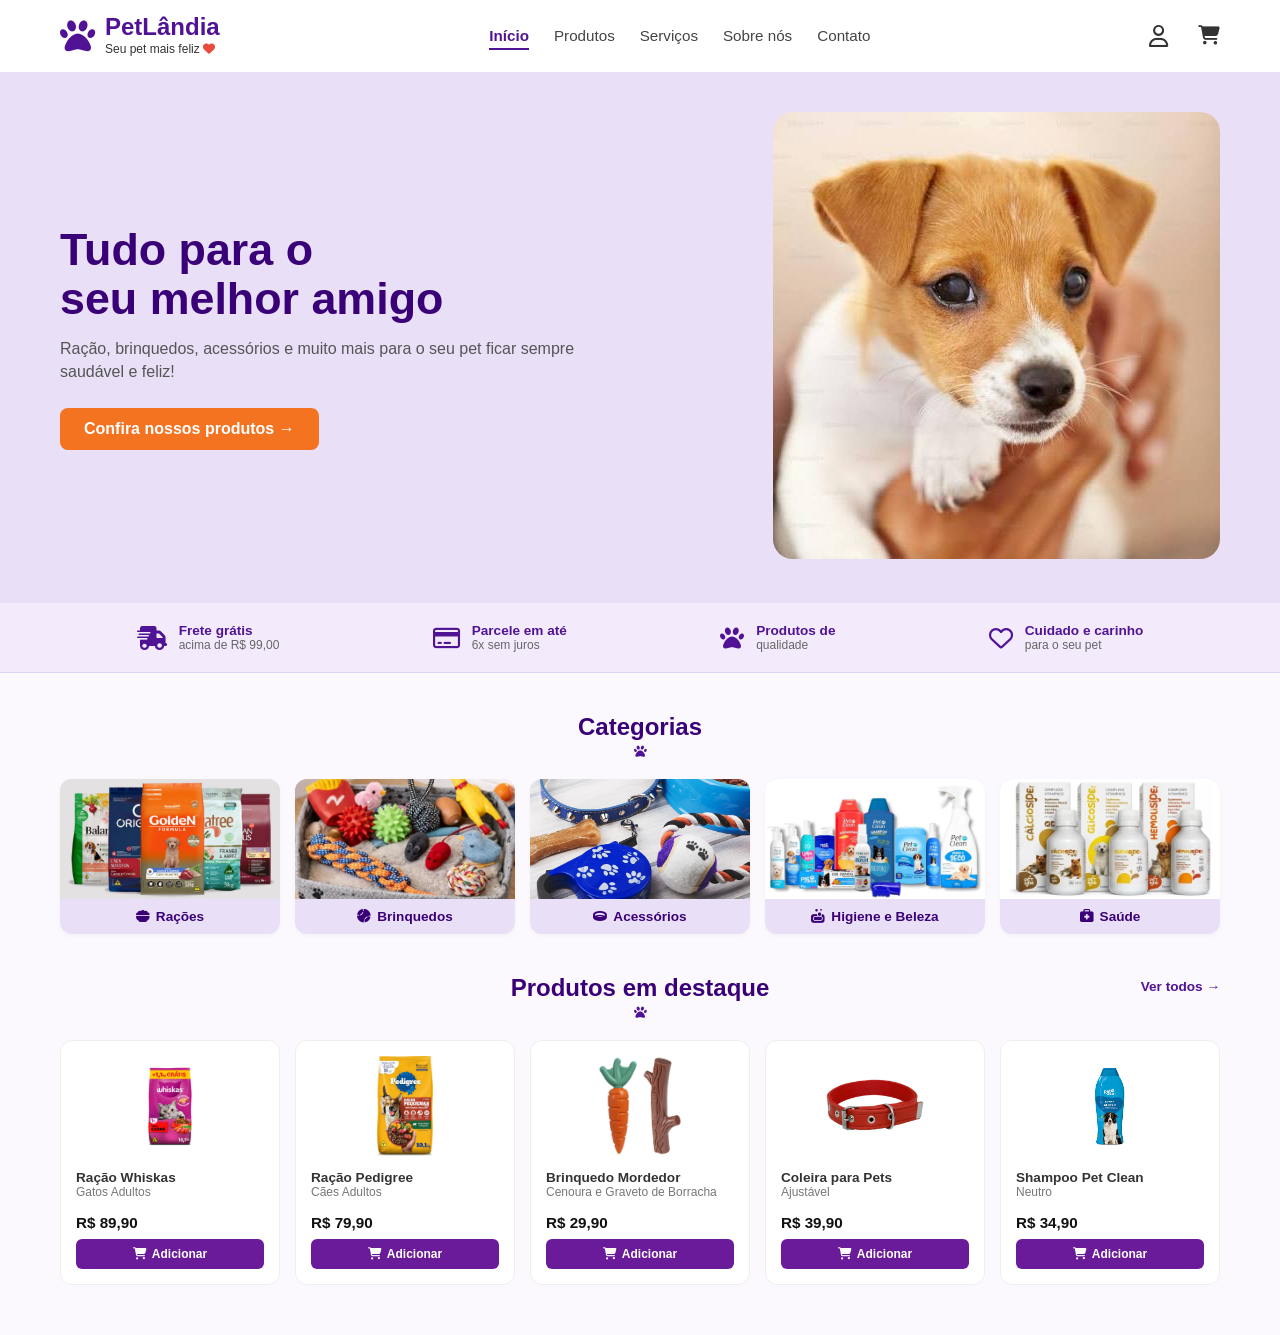
<file: index.html>
<!DOCTYPE html>

<html lang="pt-BR">

<head>

    
    <meta charset="UTF-8">

    <meta name="viewport" content="width=device-width, initial-scale=1.0">

    <title>PetLândia</title>

    <link rel="stylesheet" href="https://cdnjs.cloudflare.com/ajax/libs/font-awesome/6.4.0/css/all.min.css">

    <link rel="stylesheet" href="style.css">

    <script src="carrinho.js"></script>
    

</head>

<body>

    
  

    <header class="main-header">

        <div class="container header-content">



            <div class="logo">

                <i class="fa-solid fa-paw logo-icon"></i>

                <div class="logo-text">

                    <h1>PetLândia</h1>

                    <span>

                        Seu pet mais feliz

                        <i class="fa-solid fa-heart red-heart"></i>

                    </span>

                </div>

            </div>




            <nav class="nav-menu">

                <ul>

                    <li><a href="index.html" class="active">Início</a></li>
                    <li><a href="Produtos.html">Produtos</a></li>
                    <li><a href="serviços.html">Serviços</a></li>
                    <li><a href="sobrenos.html">Sobre nós</a></li>
                    <li><a href="contato.html">Contato</a></li>

                </ul>

            </nav>



            

            <div class="header-actions">



                <div class="user-area">

                    <button type="button" id="user-button" class="user-button" title="Minha conta">

                        <i class="fa-regular fa-user"></i>

                    </button>



                    <div id="user-menu" class="user-menu">

                        <button type="button" id="logout-button" class="logout-button">

                            <i class="fa-solid fa-right-from-bracket"></i>

                            Desconectar

                        </button>

                    </div>

                </div>




                <a href="carrinho.html" class="cart-icon" title="Carrinho">

                    <i class="fa-solid fa-cart-shopping"></i>

                    <span class="badge" id="cartBadge">
                        0
                    </span>

                </a>

            </div>

        </div>

    </header>



    
    <section class="hero-banner">

        <div class="container hero-content">


            <div class="hero-text">

                <h2>
                    Tudo para o<br>
                    seu melhor amigo
                </h2>


                <p>
                    Ração, brinquedos, acessórios e muito mais
                    para o seu pet ficar sempre saudável e feliz!
                </p>


                <a href="Produtos.html" class="btn-primary">

                    Confira nossos produtos &rarr;

                </a>

            </div>


            <div class="hero-image">

                <img src="img/CACHORRO2.PNG" alt="Cão e Gato">

            </div>

        </div>

    </section>



   
    <section class="benefits-bar">

        <div class="container benefits-grid">


            <div class="benefit-item">

                <i class="fa-solid fa-truck-fast"></i>

                <div>

                    <strong>
                        Frete grátis
                    </strong>

                    <p>
                        acima de R$ 99,00
                    </p>

                </div>

            </div>



            <div class="benefit-item">

                <i class="fa-regular fa-credit-card"></i>

                <div>

                    <strong>
                        Parcele em até
                    </strong>

                    <p>
                        6x sem juros
                    </p>

                </div>

            </div>



            <div class="benefit-item">

                <i class="fa-solid fa-paw"></i>

                <div>

                    <strong>
                        Produtos de
                    </strong>

                    <p>
                        qualidade
                    </p>

                </div>

            </div>



            <div class="benefit-item">

                <i class="fa-regular fa-heart"></i>

                <div>

                    <strong>
                        Cuidado e carinho
                    </strong>

                    <p>
                        para o seu pet
                    </p>

                </div>

            </div>

        </div>

    </section>



    
    <section class="categories-section container">


        <div class="section-header">

            <h3>
                Categorias
            </h3>

            <i class="fa-solid fa-paw section-paw"></i>

        </div>



        <div class="categories-grid">


            <div class="category-card">

                <div class="card-image">

                    <img src="img/Captura de tela 2026-08-17 102132.png" alt="Rações">

                </div>


                <div class="card-title">

                    <i class="fa-solid fa-bowl-food"></i>

                    Rações

                </div>

            </div>



            <div class="category-card">

                <div class="card-image">

                    <img src="img/briquedos2.webp" alt="Brinquedos">

                </div>


                <div class="card-title">

                    <i class="fa-solid fa-baseball"></i>

                    Brinquedos

                </div>

            </div>



            <div class="category-card">

                <div class="card-image">

                    <img src="img/acessorios_para_cachorro_guia_completo_23388_orig.jpg" alt="Acessórios">

                </div>


                <div class="card-title">

                    <i class="fa-solid fa-ring"></i>

                    Acessórios

                </div>

            </div>



            <div class="category-card">

                <div class="card-image">

                    <img src="img/61gC6rME9BL._AC_UF1000,1000_QL80_.jpg" alt="Higiene e Beleza">

                </div>


                <div class="card-title">

                    <i class="fa-solid fa-soap"></i>

                    Higiene e Beleza

                </div>

            </div>



            <div class="category-card">

                <div class="card-image">

                    <img src="img/D_NQ_NP_626149-MLB108650189264_032026-O.webp" alt="Saúde">

                </div>


                <div class="card-title">

                    <i class="fa-solid fa-briefcase-medical"></i>

                    Saúde

                </div>

            </div>

        </div>

    </section>



   

    <section class="products-section container">


        <div class="section-header">

            <h3>
                Produtos em destaque
            </h3>

            <i class="fa-solid fa-paw section-paw"></i>

            <a href="Produtos.html" class="see-all">
                Ver todos &rarr;
            </a>

        </div>



        <div class="products-grid">



            <div class="product-card">

                <div class="product-img">

                    <img src="img/287226-1.webp" alt="Ração Whiskas">

                </div>


                <h4>
                    Ração Whiskas
                </h4>


                <p class="product-sub">
                    Gatos Adultos
                </p>


                <div class="product-footer">

                    <span class="price">
                        R$ 89,90
                    </span>


                    <button class="btn-add">

                        <i class="fa-solid fa-cart-shopping"></i>

                        Adicionar

                    </button>

                </div>

            </div>




            <div class="product-card">

                <div class="product-img">

                    <img src="img/raçao.jpg" alt="Ração Pedigree">

                </div>


                <h4>
                    Ração Pedigree
                </h4>


                <p class="product-sub">
                    Cães Adultos
                </p>


                <div class="product-footer">

                    <span class="price">
                        R$ 79,90
                    </span>


                    <button class="btn-add">

                        <i class="fa-solid fa-cart-shopping"></i>

                        Adicionar

                    </button>

                </div>

            </div>




            <div class="product-card">

                <div class="product-img">

                    <img src="img/Brinquedo-Mordedor-Nylon-Cenoura-e-Graveto-Buddy-Toys.png" alt="Brinquedo Mordedor">

                </div>


                <h4>
                    Brinquedo Mordedor
                </h4>


                <p class="product-sub">
                    Cenoura e Graveto de Borracha
                </p>


                <div class="product-footer">

                    <span class="price">
                        R$ 29,90
                    </span>


                    <button class="btn-add">

                        <i class="fa-solid fa-cart-shopping"></i>

                        Adicionar

                    </button>

                </div>

            </div>




            <div class="product-card">

                <div class="product-img">

                    <img src="img/285244-1.webp" alt="Coleira para Pets">

                </div>


                <h4>
                    Coleira para Pets
                </h4>


                <p class="product-sub">
                    Ajustável
                </p>


                <div class="product-footer">

                    <span class="price">
                        R$ 39,90
                    </span>


                    <button class="btn-add">

                        <i class="fa-solid fa-cart-shopping"></i>

                        Adicionar

                    </button>

                </div>

            </div>




            <div class="product-card">

                <div class="product-img">

                    <img src="img/1090094-1500-1500.webp" alt="Shampoo Pet Clean">

                </div>


                <h4>
                    Shampoo Pet Clean
                </h4>


                <p class="product-sub">
                    Neutro
                </p>


                <div class="product-footer">

                    <span class="price">
                        R$ 34,90
                    </span>


                    <button class="btn-add">

                        <i class="fa-solid fa-cart-shopping"></i>

                        Adicionar

                    </button>

                </div>

            </div>

        </div>

    </section>



   
    <div id="logout-modal" class="logout-modal">

        <div class="logout-modal-content">


            <div class="logout-modal-icon">

                <i class="fa-solid fa-right-from-bracket"></i>

            </div>


            <h2>
                Desconectar
            </h2>


            <p>
                Tem certeza que deseja se desconectar
                da sua conta?
            </p>


            <div class="logout-modal-buttons">


                <button type="button" id="cancel-logout" class="cancel-logout">

                    Cancelar

                </button>


                <button type="button" id="confirm-logout" class="confirm-logout">

                    Sim, desconectar

                </button>

            </div>

        </div>

    </div>



    

    <script>


       

        const userButton =
            document.getElementById("user-button");


        const userMenu =
            document.getElementById("user-menu");


        const logoutButton =
            document.getElementById("logout-button");


        const logoutModal =
            document.getElementById("logout-modal");


        const cancelLogout =
            document.getElementById("cancel-logout");


        const confirmLogout =
            document.getElementById("confirm-logout");



      

        function atualizarUsuario() {


            const usuarioLogado =
                localStorage.getItem("usuarioLogado");


            if (usuarioLogado === "true") {


                userButton.innerHTML = `

                <img
                    src="https://i.pravatar.cc/100?img=12"
                    alt="Perfil"
                    class="user-avatar"
                >

            `;


            } else {


                userButton.innerHTML = `

                <i class="fa-regular fa-user"></i>

            `;

            }

        }



       
        userButton.addEventListener(
            "click",
            function (event) {


                event.stopPropagation();


                const usuarioLogado =
                    localStorage.getItem("usuarioLogado");


                if (usuarioLogado !== "true") {


                    window.location.href =
                        "login.html";


                    return;

                }


                userMenu.classList.toggle("show");

            }
        );



       

        logoutButton.addEventListener(
            "click",
            function (event) {


                event.stopPropagation();


                userMenu.classList.remove("show");


                logoutModal.classList.add("show");

            }
        );



      
        cancelLogout.addEventListener(
            "click",
            function () {


                logoutModal.classList.remove("show");

            }
        );



        

        confirmLogout.addEventListener(
            "click",
            function () {


                localStorage.removeItem(
                    "usuarioLogado"
                );


                logoutModal.classList.remove("show");


                userMenu.classList.remove("show");


                atualizarUsuario();

            }
        );



        

        document.addEventListener(
            "click",
            function () {

                userMenu.classList.remove("show");

            }
        );



       

        logoutModal.addEventListener(
            "click",
            function (event) {


                if (
                    event.target === logoutModal
                ) {

                    logoutModal.classList.remove(
                        "show"
                    );

                }

            }
        );



       

        atualizarUsuario();

       
        const produtosDestaque = [
            {
                id: "home-whiskas",
                name: "Ração Whiskas",
                description: "Gatos Adultos",
                price: 89.90,
                image: "img/287226-1.webp"
            },

            {
                id: "home-pedigree",
                name: "Ração Pedigree",
                description: "Cães Adultos",
                price: 79.90,
                image: "img/raçao.jpg"
            },

            {
                id: "home-mordedor",
                name: "Brinquedo Mordedor",
                description: "Cenoura e Graveto de Borracha",
                price: 29.90,
                image: "img/Brinquedo-Mordedor-Nylon-Cenoura-e-Graveto-Buddy-Toys.png"
            },

            {
                id: "home-coleira",
                name: "Coleira para Pets",
                description: "Ajustável",
                price: 39.90,
                image: "img/285244-1.webp"
            },

            {
                id: "home-shampoo",
                name: "Shampoo Pet Clean",
                description: "Neutro",
                price: 34.90,
                image: "img/1090094-1500-1500.webp"
            }
        ];



        const cardsProdutosDestaque =
            document.querySelectorAll(".products-section .product-card");


        cardsProdutosDestaque.forEach(function (card, index) {

            const produto = produtosDestaque[index];

            if (!produto) {
                return;
            }


            const botaoAdicionar =
                card.querySelector(".btn-add");


            if (!botaoAdicionar) {
                return;
            }


            botaoAdicionar.addEventListener(
                "click",
                function () {

                    addToCart(produto);



                    const textoOriginal = `
                <i class="fa-solid fa-cart-shopping"></i>
                Adicionar
            `;

                    botaoAdicionar.innerHTML = `
                <i class="fa-solid fa-check"></i>
                Adicionado
            `;

                    botaoAdicionar.classList.add("produto-adicionado");



                    setTimeout(function () {

                        botaoAdicionar.innerHTML =
                            textoOriginal;

                        botaoAdicionar.classList.remove(
                            "produto-adicionado"
                        );

                    }, 1500);

                }
            );

        });


    </script>
    

</body>

</html>
</file>
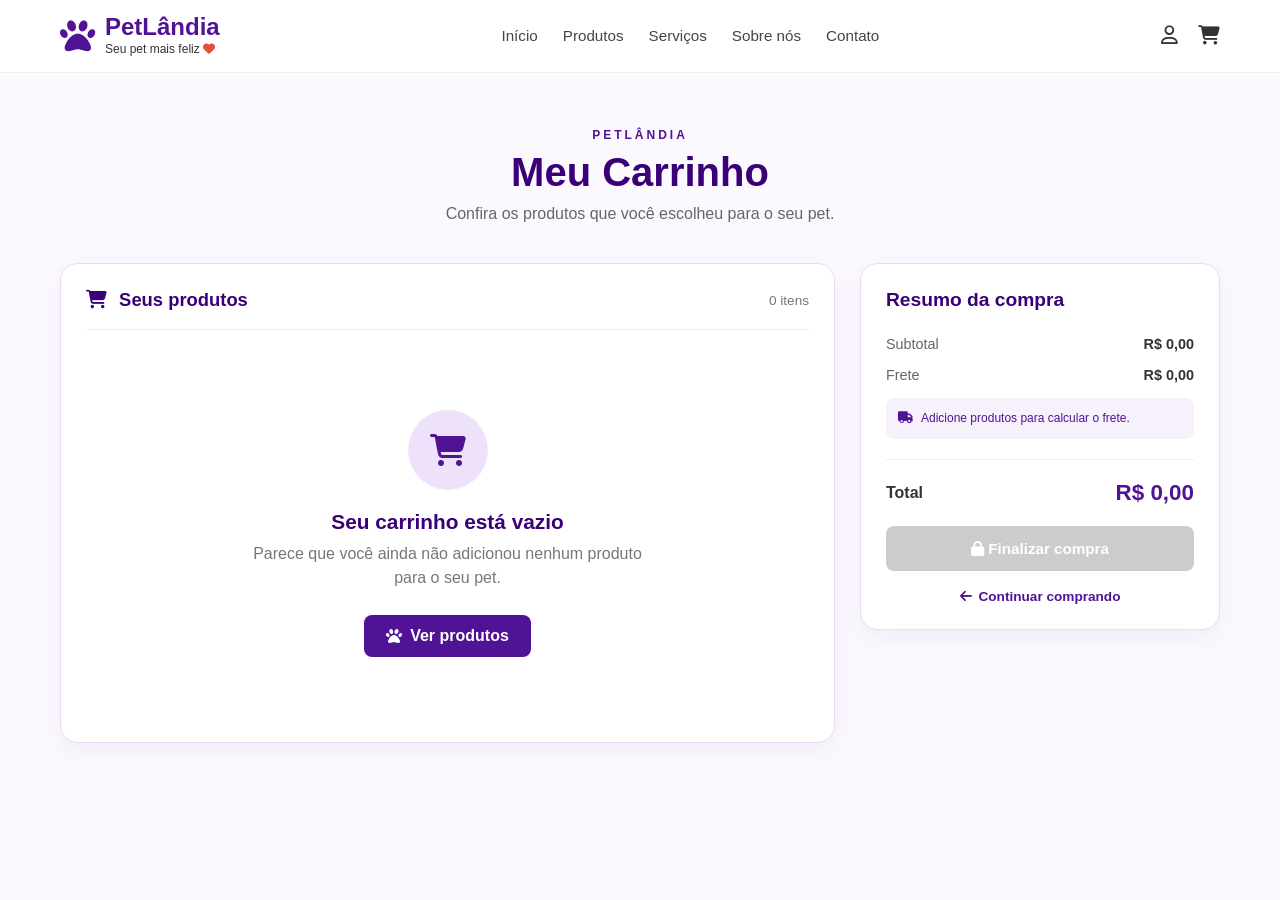
<file: carrinho.html>
<!DOCTYPE html>
<html lang="pt-BR">

<head>
    <meta charset="UTF-8">
    <meta name="viewport" content="width=device-width, initial-scale=1.0">

    <title>Carrinho - PetLândia</title>

    <link rel="stylesheet" href="https://cdnjs.cloudflare.com/ajax/libs/font-awesome/6.4.0/css/all.min.css">

    <link rel="stylesheet" href="carrinho.css">
</head>

<body>

    

    <header class="main-header">

        <div class="container header-content">

            <a href="index.html" class="logo">

                <i class="fa-solid fa-paw logo-icon"></i>

                <div class="logo-text">
                    <h1>PetLândia</h1>

                    <span>
                        Seu pet mais feliz
                        <i class="fa-solid fa-heart red-heart"></i>
                    </span>
                </div>

            </a>


            <nav class="nav-menu">

                <ul>

                    <li>
                        <a href="index.html">
                            Início
                        </a>
                    </li>

                    <li>
                        <a href="Produtos.html">
                            Produtos
                        </a>
                    </li>

                    <li>
                        <a href="serviços.html">
                            Serviços
                        </a>
                    </li>

                    <li>
                        <a href="sobrenos.html">
                            Sobre nós
                        </a>
                    </li>

                    <li>
                        <a href="contato.html">
                            Contato
                        </a>
                    </li>

                </ul>

            </nav>


            <div class="header-actions">

                <a href="login.html" class="user-icon">
                    <i class="fa-regular fa-user"></i>
                </a>


                <a href="carrinho.html" class="cart-icon">

                    <i class="fa-solid fa-cart-shopping"></i>

                    <span class="badge" id="cartBadge">
                        0
                    </span>

                </a>

            </div>

        </div>

    </header>



    
    <main class="cart-page">

        <div class="container">


            <div class="page-title">

                <span class="small-title">
                    PETLÂNDIA
                </span>

                <h2>
                    Meu Carrinho
                </h2>

                <p>
                    Confira os produtos que você escolheu para o seu pet.
                </p>

            </div>



          

            <div class="cart-layout">



                <section class="cart-products">

                    <div class="cart-header">

                        <h3>
                            <i class="fa-solid fa-cart-shopping"></i>
                            Seus produtos
                        </h3>

                        <span id="cartItemCount">
                            0 itens
                        </span>

                    </div>



                    <div id="cartItems" class="cart-items">
                    </div>



                    <div id="emptyCart" class="empty-cart">

                        <div class="empty-icon">

                            <i class="fa-solid fa-cart-shopping"></i>

                        </div>

                        <h3>
                            Seu carrinho está vazio
                        </h3>

                        <p>
                            Parece que você ainda não adicionou nenhum
                            produto para o seu pet.
                        </p>

                        <a href="Produtos.html" class="btn-primary">

                            <i class="fa-solid fa-paw"></i>

                            Ver produtos

                        </a>

                    </div>

                </section>



               

                <aside class="cart-summary">

                    <h3>
                        Resumo da compra
                    </h3>


                    <div class="summary-line">

                        <span>
                            Subtotal
                        </span>

                        <strong id="subtotal">
                            R$ 0,00
                        </strong>

                    </div>


                    <div class="summary-line">

                        <span>
                            Frete
                        </span>

                        <strong id="shipping">
                            R$ 0,00
                        </strong>

                    </div>



                    <div id="shippingMessage" class="shipping-message">

                        <i class="fa-solid fa-truck"></i>

                        <span>
                            Adicione produtos para calcular o frete.
                        </span>

                    </div>


                    <div class="summary-divider"></div>


                    <div class="summary-total">

                        <span>
                            Total
                        </span>

                        <strong id="total">
                            R$ 0,00
                        </strong>

                    </div>



                    <button type="button" id="checkoutButton" class="checkout-button">

                        <i class="fa-solid fa-lock"></i>

                        Finalizar compra

                    </button>



                    <a href="Produtos.html" class="continue-shopping">

                        <i class="fa-solid fa-arrow-left"></i>

                        Continuar comprando

                    </a>

                </aside>

            </div>

        </div>

    </main>



    

    <div id="checkoutModal" class="modal-overlay">

        <div class="modal">

            <button type="button" class="modal-close" id="closeModal">

                <i class="fa-solid fa-xmark"></i>

            </button>


            <div class="modal-icon">

                <i class="fa-solid fa-paw"></i>

            </div>


            <h2>
                Compra pronta!
            </h2>

            <p>
                Esta é uma versão demonstrativa da PetLândia.
                A próxima etapa será criar a página de pagamento.
            </p>


            <button type="button" class="btn-primary modal-button" id="modalOk">

                Entendi

            </button>

        </div>

    </div>




    <script src="carrinho.js"></script>

</body>

</html>
</file>
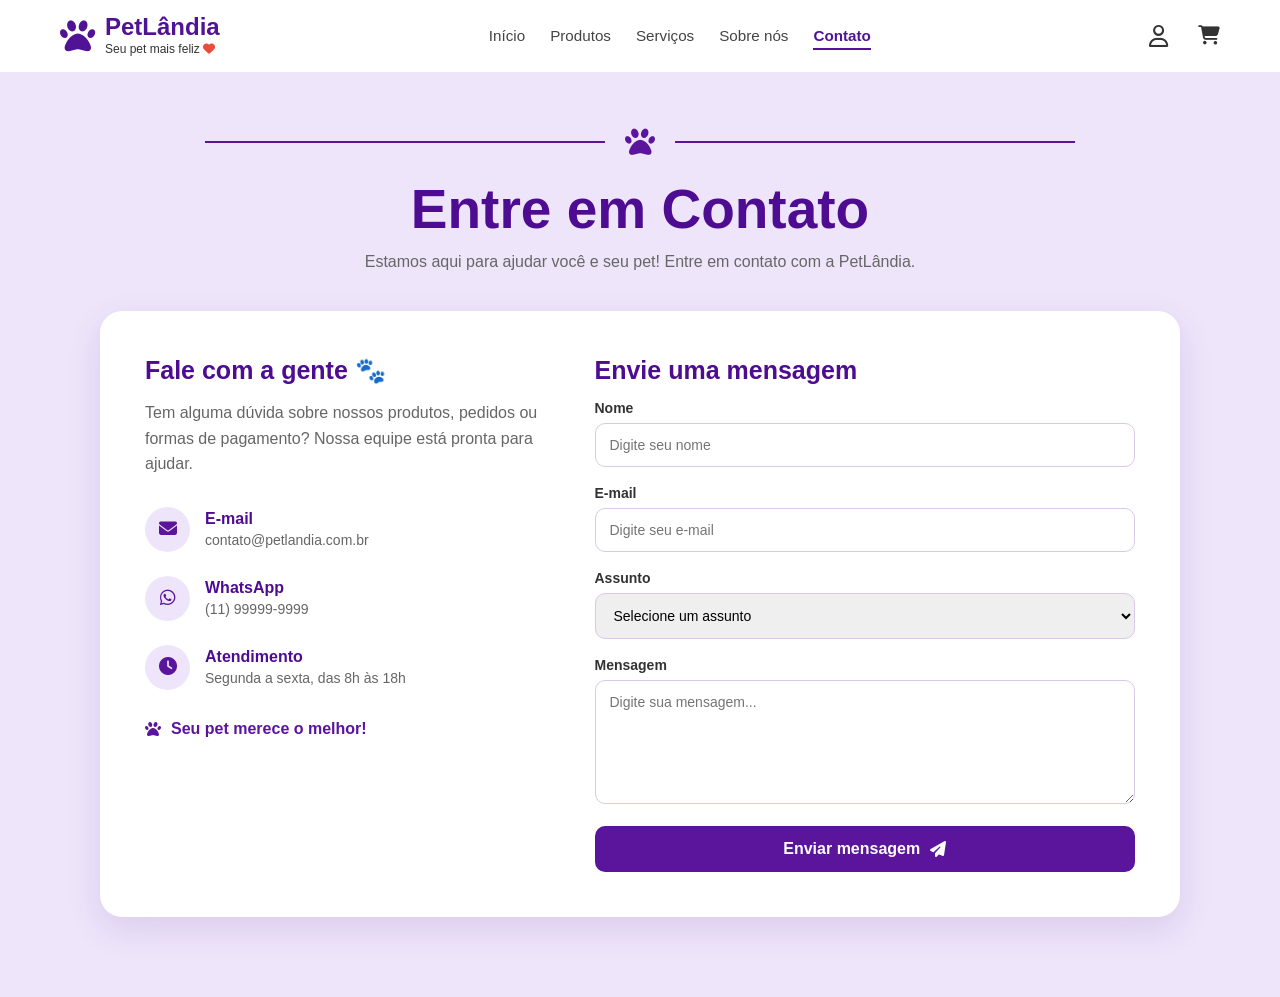
<file: contato.html>
<!DOCTYPE html>

<html lang="pt-BR">

<head>

    
    <meta charset="UTF-8">

    <meta name="viewport" content="width=device-width, initial-scale=1.0">

    <title>PetLândia</title>

    <link rel="stylesheet" href="https://cdnjs.cloudflare.com/ajax/libs/font-awesome/6.4.0/css/all.min.css">

    <link rel="stylesheet" href="style.css">

    <link rel="stylesheet" href="contato.css">

    <script src="carrinho.js"></script>
    

</head>

<body>

    
   

    <header class="main-header">

        <div class="container header-content">



            <div class="logo">

                <i class="fa-solid fa-paw logo-icon"></i>

                <div class="logo-text">

                    <h1>PetLândia</h1>

                    <span>
                        Seu pet mais feliz
                        <i class="fa-solid fa-heart red-heart"></i>
                    </span>

                </div>

            </div>




            <nav class="nav-menu">

                <ul>

                    <li><a href="index.html">Início</a></li>
                    <li><a href="Produtos.html">Produtos</a></li>
                    <li><a href="serviços.html">Serviços</a></li>
                    <li><a href="sobrenos.html">Sobre nós</a></li>
                    <li><a href="contato.html" class="active">Contato</a></li>

                </ul>

            </nav>




            <div class="header-actions">


                <div class="user-area">

                    <button type="button" id="user-button" class="user-button" title="Minha conta">

                        <i class="fa-regular fa-user"></i>

                    </button>


                    <div id="user-menu" class="user-menu">

                        <button type="button" id="logout-button" class="logout-button">

                            <i class="fa-solid fa-right-from-bracket"></i>

                            Desconectar

                        </button>

                    </div>

                </div>


                <a href="carrinho.html" class="cart-icon" title="Carrinho">

                    <i class="fa-solid fa-cart-shopping"></i>

                    <span class="badge" id="cartBadge">
                        0
                    </span>

                </a>

            </div>

        </div>

    </header>



    

    <main class="contato-page">



        <div class="contato-header">

            <div class="titulo-linha">

                <span></span>

                <i class="fa-solid fa-paw"></i>

                <span></span>

            </div>


            <h2>
                Entre em Contato
            </h2>


            <p>
                Estamos aqui para ajudar você e seu pet!
                Entre em contato com a PetLândia.
            </p>

        </div>



       

        <section class="contato-container">



            <div class="contato-info">

                <h3>
                    Fale com a gente 🐾
                </h3>


                <p>
                    Tem alguma dúvida sobre nossos produtos,
                    pedidos ou formas de pagamento?
                    Nossa equipe está pronta para ajudar.
                </p>


                <div class="info-item">

                    <div class="info-icon">

                        <i class="fa-solid fa-envelope"></i>

                    </div>


                    <div>

                        <strong>
                            E-mail
                        </strong>

                        <p>
                            contato@petlandia.com.br
                        </p>

                    </div>

                </div>


                <div class="info-item">

                    <div class="info-icon">

                        <i class="fa-brands fa-whatsapp"></i>

                    </div>


                    <div>

                        <strong>
                            WhatsApp
                        </strong>

                        <p>
                            (11) 99999-9999
                        </p>

                    </div>

                </div>


                <div class="info-item">

                    <div class="info-icon">

                        <i class="fa-solid fa-clock"></i>

                    </div>


                    <div>

                        <strong>
                            Atendimento
                        </strong>

                        <p>
                            Segunda a sexta, das 8h às 18h
                        </p>

                    </div>

                </div>


                <div class="contato-paw">

                    <i class="fa-solid fa-paw"></i>

                    <span>
                        Seu pet merece o melhor!
                    </span>

                </div>

            </div>




            <div class="contato-form">

                <h3>
                    Envie uma mensagem
                </h3>


                <form onsubmit="enviarMensagem(event)">


                    <div class="form-group">

                        <label for="nome">
                            Nome
                        </label>

                        <input type="text" id="nome" placeholder="Digite seu nome" required>

                    </div>


                    <div class="form-group">

                        <label for="email">
                            E-mail
                        </label>

                        <input type="email" id="email" placeholder="Digite seu e-mail" required>

                    </div>


                    <div class="form-group">

                        <label for="assunto">
                            Assunto
                        </label>

                        <select id="assunto" required>

                            <option value="">
                                Selecione um assunto
                            </option>

                            <option value="produto">
                                Dúvida sobre produto
                            </option>

                            <option value="pedido">
                                Pedido
                            </option>

                            <option value="pagamento">
                                Pagamento
                            </option>

                            <option value="entrega">
                                Entrega
                            </option>

                            <option value="outro">
                                Outro
                            </option>

                        </select>

                    </div>


                    <div class="form-group">

                        <label for="mensagem">
                            Mensagem
                        </label>

                        <textarea id="mensagem" rows="6" placeholder="Digite sua mensagem..." required></textarea>

                    </div>


                    <button type="submit" class="btn-enviar">

                        Enviar mensagem

                        <i class="fa-solid fa-paper-plane"></i>

                    </button>

                </form>

            </div>

        </section>

    </main>



    
    <div id="logout-modal" class="logout-modal">

        <div class="logout-modal-content">

            <div class="logout-modal-icon">

                <i class="fa-solid fa-right-from-bracket"></i>

            </div>


            <h2>
                Desconectar
            </h2>


            <p>
                Tem certeza que deseja se desconectar
                da sua conta?
            </p>


            <div class="logout-modal-buttons">

                <button type="button" id="cancel-logout" class="cancel-logout">
                    Cancelar
                </button>


                <button type="button" id="confirm-logout" class="confirm-logout">
                    Sim, desconectar
                </button>

            </div>

        </div>

    </div>



    

    <script>


      

        const userButton =
            document.getElementById("user-button");

        const userMenu =
            document.getElementById("user-menu");

        const logoutButton =
            document.getElementById("logout-button");

        const logoutModal =
            document.getElementById("logout-modal");

        const cancelLogout =
            document.getElementById("cancel-logout");

        const confirmLogout =
            document.getElementById("confirm-logout");


        function atualizarUsuario() {

            const usuarioLogado =
                localStorage.getItem("usuarioLogado");


            if (usuarioLogado === "true") {

                userButton.innerHTML = `

                <img
                    src="https://i.pravatar.cc/100?img=12"
                    alt="Perfil"
                    class="user-avatar"
                >

            `;

            } else {

                userButton.innerHTML = `

                <i class="fa-regular fa-user"></i>

            `;

            }

        }



        userButton.addEventListener(
            "click",
            function (event) {

                event.stopPropagation();


                const usuarioLogado =
                    localStorage.getItem("usuarioLogado");


                if (usuarioLogado !== "true") {

                    window.location.href =
                        "login.html";

                    return;

                }


                userMenu.classList.toggle("show");

            }
        );



        logoutButton.addEventListener(
            "click",
            function (event) {

                event.stopPropagation();

                userMenu.classList.remove("show");

                logoutModal.classList.add("show");

            }
        );



        cancelLogout.addEventListener(
            "click",
            function () {

                logoutModal.classList.remove("show");

            }
        );



        confirmLogout.addEventListener(
            "click",
            function () {

                localStorage.removeItem(
                    "usuarioLogado"
                );

                logoutModal.classList.remove("show");

                userMenu.classList.remove("show");

                atualizarUsuario();

            }
        );



        document.addEventListener(
            "click",
            function () {

                userMenu.classList.remove("show");

            }
        );



        logoutModal.addEventListener(
            "click",
            function (event) {

                if (event.target === logoutModal) {

                    logoutModal.classList.remove("show");

                }

            }
        );


        

        function enviarMensagem(event) {

            event.preventDefault();


            const formulario =
                event.target;


            formulario.reset();


            const mensagemSucesso =
                document.createElement("div");


            mensagemSucesso.className =
                "mensagem-sucesso";


            mensagemSucesso.innerHTML = `

            <i class="fa-solid fa-circle-check"></i>

            <div>

                <strong>
                    Mensagem enviada!
                </strong>

                <p>
                    Obrigado por entrar em contato
                    com a PetLândia. 🐾
                </p>

            </div>

        `;


            formulario.parentElement.insertBefore(
                mensagemSucesso,
                formulario
            );


            setTimeout(
                function () {

                    mensagemSucesso.remove();

                },
                5000
            );

        }



        atualizarUsuario();

    </script>
    

</body>

</html>
</file>
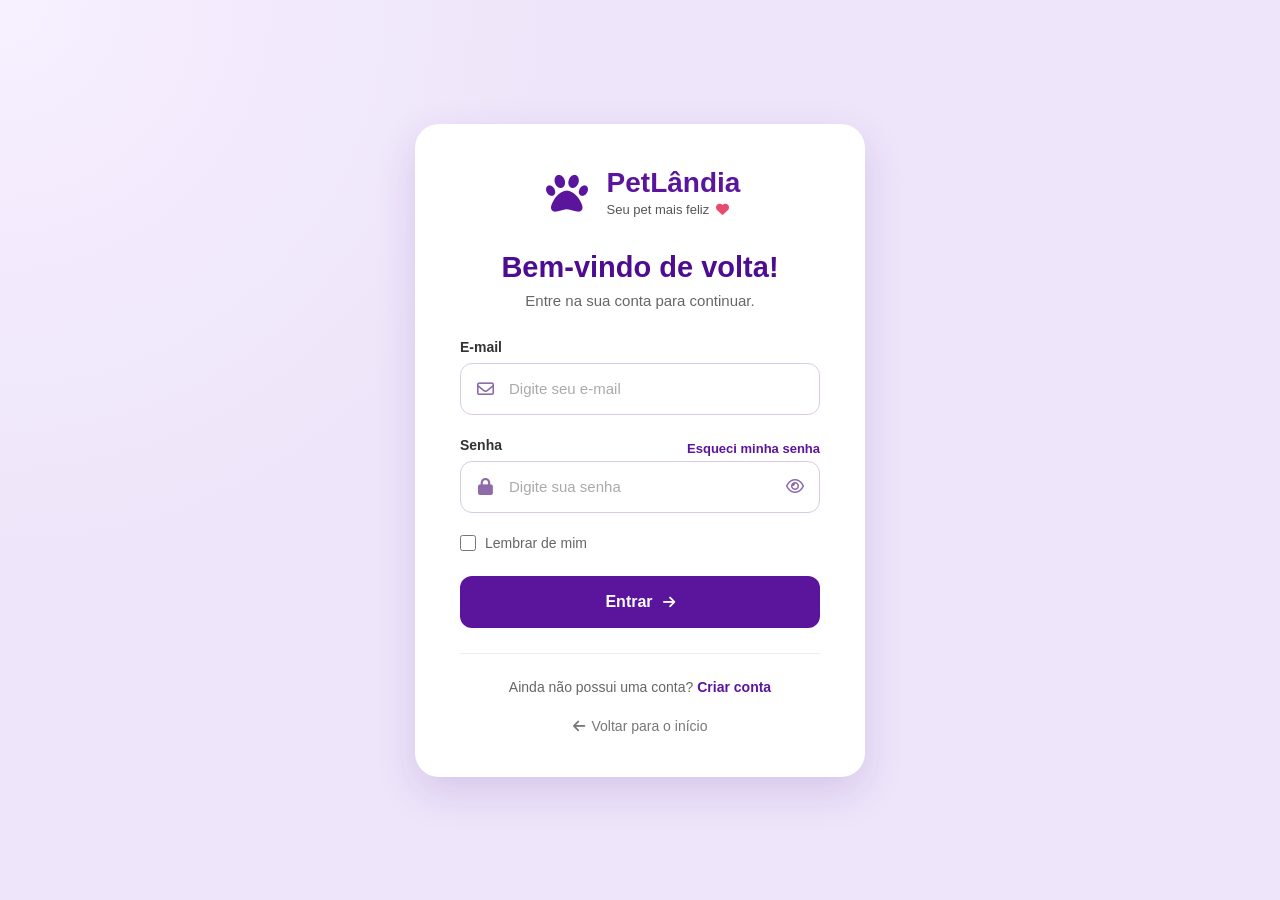
<file: login.html>
<!DOCTYPE html>

<html lang="pt-BR">

<head>
    <meta charset="UTF-8">
    <meta name="viewport" content="width=device-width, initial-scale=1.0">

    
    <title>Login - PetLândia</title>

    <link rel="stylesheet" href="https://cdnjs.cloudflare.com/ajax/libs/font-awesome/6.4.0/css/all.min.css">

    <link rel="stylesheet" href="login.css">
    

</head>

<body>
    
    
    <main class="login-page">

        <div class="login-card">

            <div class="login-logo">

                <div class="logo-paw">
                    <i class="fa-solid fa-paw"></i>
                </div>

                <div class="logo-text">
                    <h1>PetLândia</h1>
                    <span>
                        Seu pet mais feliz
                        <i class="fa-solid fa-heart"></i>
                    </span>
                </div>

            </div>


            <div class="login-header">
                <h2>Bem-vindo de volta!</h2>
                <p>Entre na sua conta para continuar.</p>
            </div>


            <form class="login-form" onsubmit="fazerLogin(event)">

                <div class="input-group">

                    <label for="email">E-mail</label>

                    <div class="input-wrapper">

                        <i class="fa-regular fa-envelope"></i>

                        <input type="email" id="email" placeholder="Digite seu e-mail" required>

                    </div>

                </div>


                <div class="input-group">

                    <div class="password-label">

                        <label for="senha">Senha</label>

                        <a href="#">Esqueci minha senha</a>

                    </div>

                    <div class="input-wrapper">

                        <i class="fa-solid fa-lock"></i>

                        <input type="password" id="senha" placeholder="Digite sua senha" required>

                        <button type="button" class="show-password" onclick="mostrarSenha()">
                            <i class="fa-regular fa-eye"></i>
                        </button>

                    </div>

                </div>


                <div class="remember">

                    <label>
                        <input type="checkbox">
                        <span>Lembrar de mim</span>
                    </label>

                </div>


                <button type="submit" class="login-button">
                    Entrar
                    <i class="fa-solid fa-arrow-right"></i>
                </button>

            </form>


            <div class="register">

                <p>
                    Ainda não possui uma conta?
                    <a href="#">Criar conta</a>
                </p>

            </div>


            <div class="back-home">

                <a href="index.html">
                    <i class="fa-solid fa-arrow-left"></i>
                    Voltar para o início
                </a>

            </div>

        </div>

    </main>


    <script>

        function mostrarSenha() {

            const senha = document.getElementById("senha");
            const botao = document.querySelector(".show-password i");

            if (senha.type === "password") {

                senha.type = "text";

                botao.classList.remove("fa-eye");
                botao.classList.add("fa-eye-slash");

            } else {

                senha.type = "password";

                botao.classList.remove("fa-eye-slash");
                botao.classList.add("fa-eye");

            }

        }

    </script>

    <script>
        function fazerLogin(event) {
            event.preventDefault();

            const email = document.getElementById("email").value;
            const senha = document.getElementById("senha").value;

            if (email === "" || senha === "") {
                alert("Preencha seu e-mail e sua senha.");
                return;
            }

            window.location.href = "index.html";
        }
    </script>

    <script>
        function fazerLogin(event) {

            event.preventDefault();

            const email = document.getElementById("email").value;
            const senha = document.getElementById("senha").value;

            if (email === "" || senha === "") {
                alert("Preencha seu e-mail e sua senha.");
                return;
            }

            localStorage.setItem("usuarioLogado", "true");

            window.location.href = "index.html";
        }
    </script>


</body>

</html>
</file>
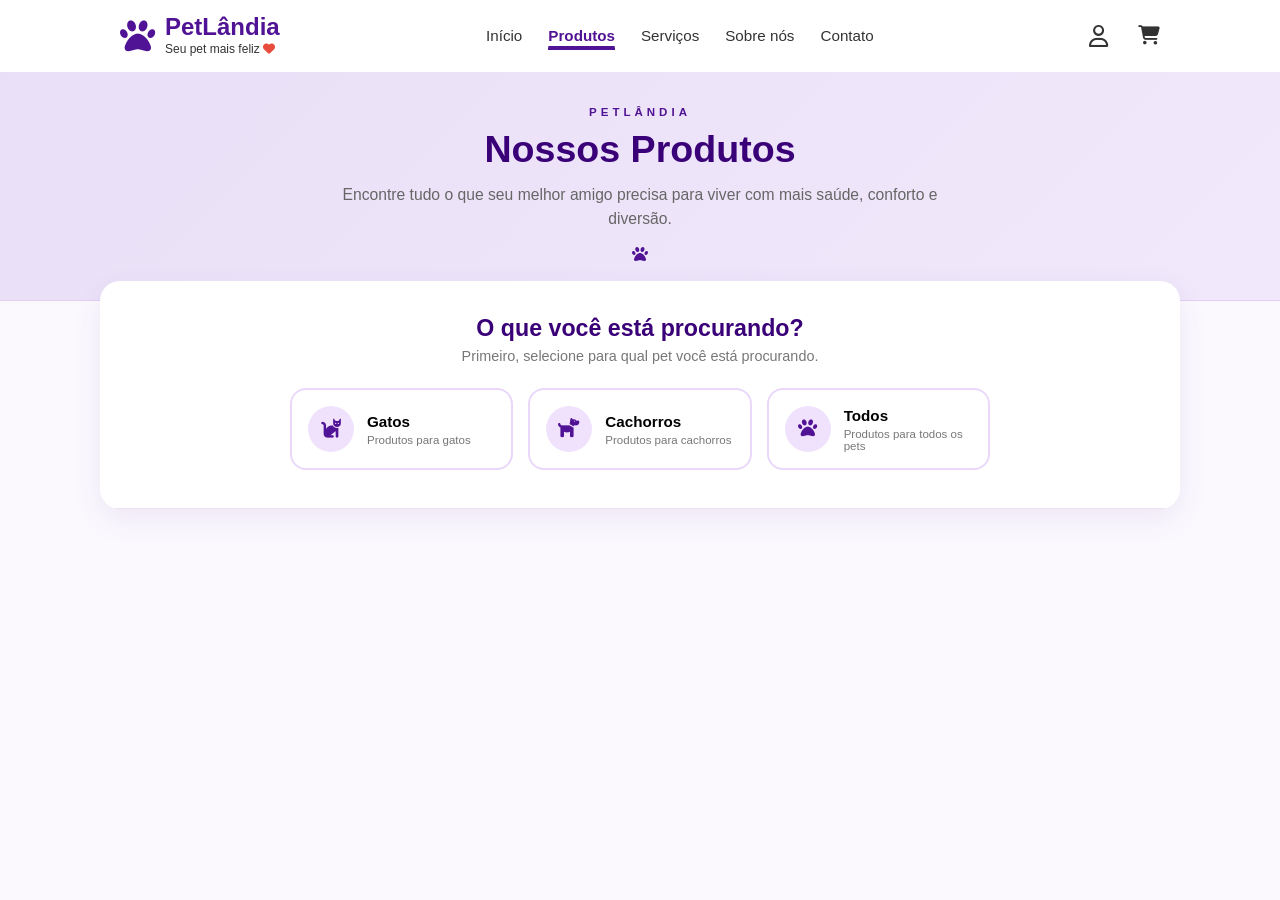
<file: Produtos.html>
<!DOCTYPE html>
<html lang="pt-BR">

<head>

    <meta charset="UTF-8">

    <meta name="viewport" content="width=device-width, initial-scale=1.0">

    <title>PetLândia - Produtos</title>

    <link rel="stylesheet" href="https://cdnjs.cloudflare.com/ajax/libs/font-awesome/6.4.0/css/all.min.css">

    <link rel="stylesheet" href="style.css">

    <link rel="stylesheet" href="produtos.css">

    <script src="carrinho.js"></script>

</head>


<body>


    <header class="main-header">

        <div class="container header-content">



            <div class="logo">

                <i class="fa-solid fa-paw logo-icon"></i>

                <div class="logo-text">

                    <h1>
                        PetLândia
                    </h1>

                    <span>

                        Seu pet mais feliz

                        <i class="fa-solid fa-heart red-heart"></i>

                    </span>

                </div>

            </div>




            <nav class="nav-menu">

                <ul>

                    <li>
                        <a href="index.html">
                            Início
                        </a>
                    </li>

                    <li>
                        <a href="Produtos.html" class="active">
                            Produtos
                        </a>
                    </li>

                    <li>
                        <a href="serviços.html">
                            Serviços
                        </a>
                    </li>

                    <li>
                        <a href="sobrenos.html">
                            Sobre nós
                        </a>
                    </li>

                    <li>
                        <a href="contato.html">
                            Contato
                        </a>
                    </li>

                </ul>

            </nav>



           

            <div class="header-actions">



                <div class="user-area">

                    <button type="button" id="user-button" class="user-button" title="Minha conta">

                        <i class="fa-regular fa-user"></i>

                    </button>



                    <div id="user-menu" class="user-menu">

                        <button type="button" id="logout-button" class="logout-button">

                            <i class="fa-solid fa-right-from-bracket"></i>

                            Desconectar

                        </button>

                    </div>

                </div>




                <a href="carrinho.html" class="cart-icon" title="Carrinho">

                    <i class="fa-solid fa-cart-shopping"></i>

                    <span class="badge" id="cartBadge">
                        0
                    </span>

                </a>


            </div>

        </div>

    </header>



   

    <section class="products-hero">

        <div class="container">

            <span class="hero-small-title">
                PETLÂNDIA
            </span>

            <h2>
                Nossos Produtos
            </h2>

            <p>
                Encontre tudo o que seu melhor amigo precisa
                para viver com mais saúde, conforto e diversão.
            </p>

            <i class="fa-solid fa-paw hero-paw"></i>

        </div>

    </section>



   

    <main class="products-area">

        <div class="products-container">


           

            <section class="animal-selection" id="animalSelection">

                <div class="selection-title">

                    <h2>
                        O que você está procurando?
                    </h2>

                    <p>
                        Primeiro, selecione para qual pet você está procurando.
                    </p>

                </div>


                <div class="animal-buttons">



                    <button class="animal-button" data-animal="gatos">

                        <div class="animal-icon">

                            <i class="fa-solid fa-cat"></i>

                        </div>

                        <div class="animal-text">

                            <strong>
                                Gatos
                            </strong>

                            <span>
                                Produtos para gatos
                            </span>

                        </div>

                    </button>




                    <button class="animal-button" data-animal="cachorros">

                        <div class="animal-icon">

                            <i class="fa-solid fa-dog"></i>

                        </div>

                        <div class="animal-text">

                            <strong>
                                Cachorros
                            </strong>

                            <span>
                                Produtos para cachorros
                            </span>

                        </div>

                    </button>




                    <button class="animal-button" data-animal="todos">

                        <div class="animal-icon">

                            <i class="fa-solid fa-paw"></i>

                        </div>

                        <div class="animal-text">

                            <strong>
                                Todos
                            </strong>

                            <span>
                                Produtos para todos os pets
                            </span>

                        </div>

                    </button>


                </div>

            </section>



            

            <section class="products-content" id="productsContent" hidden>



                <div class="selected-category-header">

                    <div>

                        <span>
                            CATEGORIA SELECIONADA
                        </span>

                        <h2 id="selectedAnimalTitle">
                            Produtos
                        </h2>

                    </div>


                    <button class="change-animal" id="changeAnimal">

                        <i class="fa-solid fa-arrows-rotate"></i>

                        Trocar categoria

                    </button>

                </div>




                <div class="subcategory-area">


                    <button class="subcategory-button" data-category="racoes">

                        <i class="fa-solid fa-bowl-food"></i>

                        Rações

                    </button>


                    <button class="subcategory-button" data-category="brinquedos">

                        <i class="fa-solid fa-bone"></i>

                        Brinquedos

                    </button>


                    <button class="subcategory-button" data-category="acessorios">

                        <i class="fa-solid fa-paw"></i>

                        Acessórios

                    </button>


                    <button class="subcategory-button" data-category="higiene">

                        <i class="fa-solid fa-pump-soap"></i>

                        Higiene

                    </button>


                    <button class="subcategory-button" data-category="saude">

                        <i class="fa-solid fa-kit-medical"></i>

                        Saúde

                    </button>


                </div>




                <div class="category-title">

                    <span></span>

                    <div>

                        <h3 id="subcategoryTitle">
                            Selecione uma categoria
                        </h3>

                        <i class="fa-solid fa-paw"></i>

                    </div>

                    <span></span>

                </div>




                <div class="products-grid" id="productsGrid">
                </div>


            </section>


        </div>

    </main>



   

    <button id="backToTop" class="back-to-top" title="Voltar ao topo">

        <i class="fa-solid fa-arrow-up"></i>

    </button>



    

    <div id="logout-modal" class="logout-modal">

        <div class="logout-modal-content">


            <div class="logout-modal-icon">

                <i class="fa-solid fa-right-from-bracket"></i>

            </div>


            <h2>
                Desconectar
            </h2>


            <p>

                Tem certeza que deseja se desconectar
                da sua conta?

            </p>


            <div class="logout-modal-buttons">


                <button type="button" id="cancel-logout" class="cancel-logout">

                    Cancelar

                </button>


                <button type="button" id="confirm-logout" class="confirm-logout">

                    Sim, desconectar

                </button>


            </div>

        </div>

    </div>



   

    <script>


        

        const products = {

            gatos: {

                racoes: [

                    {
                        name: "Ração Whiskas",
                        description: "Gatos Adultos 900g (sabor carne)",
                        price: "R$ 24,90",
                        image: "img/287226-1.webp"
                    },

                    {
                        name: "Ração Whiskas",
                        description: "Gatos Adultos 10,1kg (sabor carne)",
                        price: "R$ 49,90",
                        image: "img/raçao 4 C.jpg"
                    },

                    {
                        name: "Ração Optimum",
                        description: "Gatos filhotes 1-12 meses (sabor carne e leite)",
                        price: "R$ 64,90",
                        image: "img/gato4.jpg"
                    },

                    {
                        name: "Ração Whiskas",
                        description: "Gatos Adultos 10,1kg (sabor peixe)",
                        price: "R$ 49,90",
                        image: "img/racao gato 2.jpg"
                    },

                    {
                        name: "Ração Friskies",
                        description: "Petiscos para gato com frango de verdade",
                        price: "R$ 29,90",
                        image: "img/20003280000060_1764268358870.jpg"
                    },

                    {
                        name: "Petisco Cat Stix",
                        description: "Snack líquido finotrato sabor frango para gatos - 15g",
                        price: "R$ 19,90",
                        image: "img/petisco-cat-stix-snack-l-quido-finotrato-sabor-frango-para-gatos---15g-gb8zr9yvsr.webp"
                    },

                    {
                        name: "Petisco Optimum",
                        description: "Petisco Optimum Gatos Adultos Anti Pele e Pelo - 60g",
                        price: "R$ 39,90",
                        image: "img/Petisco-Optimum-Gatos-Adultos-Anti-Pele-e-Pelo.webp"
                    },

                    {
                        name: "Petisco Cat Stix",
                        description: "Petisco Magnus (sabor salmão) para gatos - 65g",
                        price: "R$ 49,90",
                        image: "img/images (2).jpg"
                    },

                    {
                        name: "Petisco Premier",
                        description: "Petisco Premier Cookie para Gatos Adultos - 40g",
                        price: "R$ 29,90",
                        image: "img/petiscos-premier-cookie-para-gatos-adultos-40g-9540.jpg"
                    },

                    {
                        name: "Ração Whiskas",
                        description: "Ração Whiskas para Gatos Adultos (sabor frango)- 50g",
                        price: "R$ 239,90",
                        image: "img/racao gato 3.jpg"
                    }

                ],


                brinquedos: [

                    {
                        name: "Varinha com penas",
                        description: "Varinha com penas para gatos",
                        price: "R$ 49,90",
                        image: "img/shopping (5).webp"
                    },

                    {
                        name: "Ratinho de Brinquedo",
                        description: "Ratinho de brinquedo para gatos",
                        price: "R$ 34,90",
                        image: "img/sg-11134201-82586-mrqs8ziaz3syc3.jpg"
                    },

                    {
                        name: "Bolinha Colorida de feno",
                        description: "bolinha colorida de feno para gatos",
                        price: "R$ 24,90",
                        image: "img/shopping (7).webp"
                    },

                    {
                        name: "Varinha com penas coloridas",
                        description: "Varinha com penas coloridas para gatos",
                        price: "R$ 44,90",
                        image: "img/shopping (6).webp"
                    },

                    {
                        name: "Toys Avocado Catnip",
                        description: "Toys Avocado Catnip para gatos",
                        price: "R$ 44,90",
                        image: "img/shopping (4).webp"
                    }

                ],


                acessorios: [

                    {
                        name: "Ropinha listrada para Gatos",
                        description: "Ropinha listrada para Gatos",
                        price: "R$ 69,90",
                        image: "img/shopping (11).webp"
                    },

                    {
                        name: "Acessório de pescoço para Gatos",
                        description: "Acessório de pescoço para Gatos",
                        price: "R$ 59,90",
                        image: "img/617va+1GvFL.jpg"
                    },

                    {
                        name: "Arranhador de Gatos",
                        description: "Arranhador para gatos",
                        price: "R$ 59,90",
                        image: "img/shopping (10).webp"
                    },

                    {
                        name: "Arranhador de Gatos com brinquedo",
                        description: "Arranhador para gatos com brinquedo",
                        price: "R$ 99,90",
                        image: "img/shopping (3).webp"
                    },

                    {
                        name: "Coleira para Gatos",
                        description: "Coleira para gatos",
                        price: "R$ 29,90",
                        image: "img/ewv41t11raxadd8vuyjtyz0sv0jv.webp"
                    },

                    {
                        name: "Ropinha de abelha com capuz para Gatos",
                        description: "Ropinha de abelha com capuz para Gatos",
                        price: "R$ 89,90",
                        image: "img/D_NQ_NP_859760-MLM101791578189_122025-O-moletom-com-capuz-para-gatos--design-de-abelhas-com-antenas.webp"
                    },

                    {
                        name: "Ropinha de inverno com coração para gatos e cachorros",
                        description: "Ropinha de inverno com coração para gatos e cachorros",
                        price: "R$ 69,90",
                        image: "img/D_NQ_NP_986244-CBT89402841341_082025-O-roupas-para-cachorro-e-gato-de-inverno-pulover.webp"
                    },

                    {
                        name: "Avental de flanela para gatos",
                        description: "Avental de flanela para gatos",
                        price: "R$ 69,90",
                        image: "img/D_NQ_NP_987557-MLB111290478006_052026-O-avental-de-flanela-para-gatos-roupas-supermacias-para-anima.webp"
                    },

                    {
                        name: "Colete de pelucia para gatos",
                        description: "Colete de pelucia para gatos",
                        price: "R$ 59,90",
                        image: "img/D_NQ_NP_954559-CBT109203171248_042026-O-colete-de-pelucia-para-gatos-roupas-de-la-para-animais-de-e.webp"
                    },

                    {
                        name: "Ropinha com suspensorio para gatos",
                        description: "Ropinha com suspensorio para gatos",
                        price: "R$ 79,90",
                        image: "img/shopping (9).webp"
                    }

                ],


                higiene: [

                    {
                        name: "Shampoo pet clean",
                        description: "Limpeza suave para seu pet",
                        price: "R$ 44,90",
                        image: "img/1090094-1500-1500.webp"
                    },

                    {
                        name: "Areia Sanitária super seca para Gatos",
                        description: "Alta absorção e controle de odores",
                        price: "R$ 39,90",
                        image: "img/2752939_Areia_Sanitária_Mineral_Meau_Super_Seca_para_Gatos_(1).png"
                    }

                ],


                saude: [

                    {
                        name: "Suplemento para Gatos e cachorros",
                        description: "Auxilia no bem-estar do seu pet",
                        price: "R$ 49,90",
                        image: "img/D_NQ_NP_626149-MLB108650189264_032026-O.webp"
                    }

                ]

            },


            cachorros: {

                racoes: [

                    {
                        name: "Ração Dreamies",
                        description: "Cães Adultos (sabor carne) - 40g",
                        price: "R$ 29,90",
                        image: "img/yhtsr5g6kgwd3cmfduk5z9zjvpy6.jpg"
                    },

                    {
                        name: "Sache de Ração Úmida Pedigree",
                        description: "Caes Adultos Raças Pequenas Sabor Cordeiro ao Molho - 100g",
                        price: "R$ 39,90",
                        image: "img/sache_de_racao_umida_pedigree_caes_adultos_racas_pequenas_sabor_cordeiro_ao_molho_100g_501_1_20200603153610.webp"
                    },

                    {
                        name: "Ração Pedigree",
                        description: "Ração raças pequenas (sabor carne e vegetais) - 1kg",
                        price: "R$ 29,90",
                        image: "img/raçao.jpg"
                    },

                    {
                        name: "Ração Gran Plus",
                        description: "Para cachorro filhote (sabor carne e arroz) - 15kg",
                        price: "R$ 34,90",
                        image: "img/racao_para_cachorro_filhote_gran_plus_carne_e_arroz_15kg_551_1_20200319192342.webp"
                    },

                    {
                        name: "Petisco Pedigree Tasty Bites",
                        description: "Cães Adultos (sabor carne suculenta) - 40g",
                        price: "R$ 39,90",
                        image: "img/petisco-pedigree-tasty-bites-caes-adultos-carne-suculenta-40g-1.png"
                    },

                    {
                        name: "Petisco Dentastix",
                        description: "Cães Racas Grandes (sabor menta) - 15g",
                        price: "R$ 49,90",
                        image: "img/petisco_dentastix_pedigree_caes_racas_grandes_651_1_e1dabccc7ab7e5213a6c0c7e37dfb486.webp"
                    },

                    {
                        name: "Petisco Dentastix",
                        description: "Cães Racas Grandes (sabor menta) - 15g",
                        price: "R$ 49,90",
                        image: "img/petisco_dentastix_pedigree_caes_racas_grandes_651_1_e1dabccc7ab7e5213a6c0c7e37dfb486.webp"
                    },

                    {
                        name: "Petisco Filezitos",
                        description: "Cães Adultos (sabor carne) - 60g",
                        price: "R$ 29,90",
                        image: "img/petisco_c_es_pedigree_filezitos_carne_60g_5738beae-535f-48e7-8905-ca9de50094e0.png"
                    },

                    {
                        name: "Petisco Pedigree",
                        description: "Petisco Marrobone (sabor carne)",
                        price: "R$ 19,90",
                        image: "img/petisco 2.png"
                    },

                    {
                        name: "Petisco Pedigree Dentastix Tripla ação",
                        description: "Petisco Dentastix Tripla ação 5-12kg",
                        price: "R$ 29,90",
                        image: "img/petisco 1.png"
                    },

                    {
                        name: "Ração Pedigree",
                        description: "Ração para cães adultos (sabor carne e frango e cereais) - 15kg",
                        price: "R$ 49,90",
                        image: "img/images.jpg"
                    },

                    {
                        name: "Ração Pedigree",
                        description: "Ração para filhotes (sabor carne e frango e cereais) - 10,1kg",
                        price: "R$ 39,90",
                        image: "img/filhote.jpg"
                    },

                    {
                        name: "Ração especialdog",
                        description: "Ração Especialdog para cães adultos (sabor carne)",
                        price: "R$ 59,90",
                        image: "img/281039.webp"
                    }

                ],


                brinquedos: [

                    {
                        name: "Brinquedo Mordedor",
                        description: "Corda de plastico resistente",
                        price: "R$ 29,90",
                        image: "img/shopping (1).webp"
                    },

                    {
                        name: "Osso BambooBone Chicken",
                        description: "Osso de borracha resistente",
                        price: "R$ 24,90",
                        image: "img/osso_bamboobone_chicken.webp"
                    },

                    {
                        name: "Corda para Brincar",
                        description: "Corda resistente para diversão",
                        price: "R$ 19,90",
                        image: "img/shopping (2).webp"
                    },

                    {
                        name: "Brinquedo Mordedor Nylon Cenoura e Graveto Buddy Toys",
                        description: "Ideal para cães que gostam de roer",
                        price: "R$ 39,90",
                        image: "img/Brinquedo-Mordedor-Nylon-Cenoura-e-Graveto-Buddy-Toys.png"
                    },

                    {
                        name: "Brinquedo Mordedor Bambo Toys",
                        description: "Ideal para cães que gostam de roer",
                        price: "R$ 29,90",
                        image: "img/Bambo toys.webp"
                    },

                    {
                        name: "Brinquedo Mordedor formato crocodilo",
                        description: "Brinqudedo resistente para cães que gostam de roer",
                        price: "R$ 19,90",
                        image: "img/brinquedo modedor.webp"
                    }

                ],


                acessorios: [

                    {
                        name: "Suspensorio para Cachorros",
                        description: "Ajustável e confortável",
                        price: "R$ 59,90",
                        image: "img/shopping (8).webp"
                    },

                    {
                        name: "Coleira com espinhos para Cachorros",
                        description: "Resistente e segura",
                        price: "R$ 64,90",
                        image: "img/D_NQ_NP_635067-CBT43142351041_082020-O.webp"
                    },

                    {
                        name: "Ropinha de inverno para Cachorros",
                        description: "Resistente e confortavel",
                        price: "R$ 64,90",
                        image: "img/D_NQ_NP_625611-MLB109903796026_042026-O-roupinha-de-la-n14-42cm-para-caes-tecido-de-alta-qualidade.webp"
                    },

                    {
                        name: "Ropinha de inverno para Cachorros e Gatos",
                        description: "Quente e facil de limpar",
                        price: "R$ 54,90",
                        image: "img/D_NQ_NP_986244-CBT89402841341_082025-O-roupas-para-cachorro-e-gato-de-inverno-pulover.webp"
                    },

                    {
                        name: "Coleira para Cachorros",
                        description: "Ajustavel",
                        price: "R$ 14,90",
                        image: "img/285244-1.webp"
                    }

                ],


                higiene: [

                    {
                        name: "Shampoo pet clean",
                        description: "Limpeza suave para seu pet",
                        price: "R$ 44,90",
                        image: "img/1090094-1500-1500.webp"
                    }

                ],


                saude: [

                    {
                        name: "Suplemento para Gatos e cachorros",
                        description: "Auxilia no bem-estar do seu pet",
                        price: "R$ 49,90",
                        image: "img/D_NQ_NP_626149-MLB108650189264_032026-O.webp"
                    }

                ]

            },


            todos: {

                racoes: [

                    ...[
                        {
                            name: "Ração Dreamies",
                            description: "Cães Adultos (sabor carne) - 40g",
                            price: "R$ 29,90",
                            image: "img/yhtsr5g6kgwd3cmfduk5z9zjvpy6.jpg"
                        },
                        {
                            name: "Sache de Ração Úmida Pedigree",
                            description: "Caes Adultos Raças Pequenas Sabor Cordeiro ao Molho - 100g",
                            price: "R$ 39,90",
                            image: "img/sache_de_racao_umida_pedigree_caes_adultos_racas_pequenas_sabor_cordeiro_ao_molho_100g_501_1_20200603153610.webp"
                        },
                        {
                            name: "Ração Pedigree",
                            description: "Ração raças pequenas (sabor carne e vegetais) - 1kg",
                            price: "R$ 29,90",
                            image: "img/raçao.jpg"
                        },
                        {
                            name: "Ração Gran Plus",
                            description: "Para cachorro filhote (sabor carne e arroz) - 15kg",
                            price: "R$ 34,90",
                            image: "img/racao_para_cachorro_filhote_gran_plus_carne_e_arroz_15kg_551_1_20200319192342.webp"
                        },
                        {
                            name: "Petisco Pedigree Tasty Bites",
                            description: "Cães Adultos (sabor carne suculenta) - 40g",
                            price: "R$ 39,90",
                            image: "img/petisco-pedigree-tasty-bites-caes-adultos-carne-suculenta-40g-1.png"
                        },
                        {
                            name: "Petisco Dentastix",
                            description: "Cães Racas Grandes (sabor menta) - 15g",
                            price: "R$ 49,90",
                            image: "img/petisco_dentastix_pedigree_caes_racas_grandes_651_1_e1dabccc7ab7e5213a6c0c7e37dfb486.webp"
                        },
                        {
                            name: "Petisco Filezitos",
                            description: "Cães Adultos (sabor carne) - 60g",
                            price: "R$ 29,90",
                            image: "img/petisco_c_es_pedigree_filezitos_carne_60g_5738beae-535f-48e7-8905-ca9de50094e0.png"
                        },
                        {
                            name: "Petisco Pedigree",
                            description: "Petisco Marrobone (sabor carne)",
                            price: "R$ 19,90",
                            image: "img/petisco 2.png"
                        },
                        {
                            name: "Petisco Pedigree Dentastix Tripla ação",
                            description: "Petisco Dentastix Tripla ação 5-12kg",
                            price: "R$ 29,90",
                            image: "img/petisco 1.png"
                        },
                        {
                            name: "Ração Pedigree",
                            description: "Ração para cães adultos (sabor carne e frango e cereais) - 15kg",
                            price: "R$ 49,90",
                            image: "img/images.jpg"
                        },
                        {
                            name: "Ração Pedigree",
                            description: "Ração para filhotes (sabor carne e frango e cereais) - 10,1kg",
                            price: "R$ 39,90",
                            image: "img/filhote.jpg"
                        },
                        {
                            name: "Ração especialdog",
                            description: "Ração Especialdog para cães adultos (sabor carne)",
                            price: "R$ 59,90",
                            image: "img/281039.webp"
                        },
                        {
                            name: "Ração Whiskas",
                            description: "Gatos Adultos 900g (sabor carne)",
                            price: "R$ 24,90",
                            image: "img/287226-1.webp"
                        },
                        {
                            name: "Ração Whiskas",
                            description: "Gatos Adultos 10,1kg (sabor carne)",
                            price: "R$ 49,90",
                            image: "img/raçao 4 C.jpg"
                        },
                        {
                            name: "Ração Optimum",
                            description: "Gatos filhotes 1-12 meses (sabor carne e leite)",
                            price: "R$ 64,90",
                            image: "img/gato4.jpg"
                        },
                        {
                            name: "Ração Whiskas",
                            description: "Gatos Adultos 10,1kg (sabor peixe)",
                            price: "R$ 49,90",
                            image: "img/racao gato 2.jpg"
                        },
                        {
                            name: "Ração Friskies",
                            description: "Petiscos para gato com frango de verdade",
                            price: "R$ 29,90",
                            image: "img/20003280000060_1764268358870.jpg"
                        },
                        {
                            name: "Petisco Cat Stix",
                            description: "Snack líquido finotrato sabor frango para gatos - 15g",
                            price: "R$ 19,90",
                            image: "img/petisco-cat-stix-snack-l-quido-finotrato-sabor-frango-para-gatos---15g-gb8zr9yvsr.webp"
                        },
                        {
                            name: "Petisco Optimum",
                            description: "Petisco Optimum Gatos Adultos Anti Pele e Pelo - 60g",
                            price: "R$ 39,90",
                            image: "img/Petisco-Optimum-Gatos-Adultos-Anti-Pele-e-Pelo.webp"
                        },
                        {
                            name: "Petisco Cat Stix",
                            description: "Petisco Magnus (sabor salmão) para gatos - 65g",
                            price: "R$ 49,90",
                            image: "img/images (2).jpg"
                        },
                        {
                            name: "Petisco Premier",
                            description: "Petisco Premier Cookie para Gatos Adultos - 40g",
                            price: "R$ 29,90",
                            image: "img/petiscos-premier-cookie-para-gatos-adultos-40g-9540.jpg"
                        },
                        {
                            name: "Ração Whiskas",
                            description: "Ração Whiskas para Gatos Adultos (sabor frango)- 50g",
                            price: "R$ 239,90",
                            image: "img/racao gato 3.jpg"
                        }
                    ]

                ],


                brinquedos: [

                    {
                        name: "Brinquedo Mordedor",
                        description: "Corda de plastico resistente",
                        price: "R$ 29,90",
                        image: "img/shopping (1).webp"
                    },

                    {
                        name: "Osso BambooBone Chicken",
                        description: "Osso de borracha resistente",
                        price: "R$ 24,90",
                        image: "img/osso_bamboobone_chicken.webp"
                    },

                    {
                        name: "Corda para Brincar",
                        description: "Corda resistente para diversão",
                        price: "R$ 19,90",
                        image: "img/shopping (2).webp"
                    },

                    {
                        name: "Brinquedo Mordedor Nylon Cenoura e Graveto Buddy Toys",
                        description: "Ideal para cães que gostam de roer",
                        price: "R$ 39,90",
                        image: "img/Brinquedo-Mordedor-Nylon-Cenoura-e-Graveto-Buddy-Toys.png"
                    },

                    {
                        name: "Brinquedo Mordedor Bambo Toys",
                        description: "Ideal para cães que gostam de roer",
                        price: "R$ 29,90",
                        image: "img/Bambo toys.webp"
                    },

                    {
                        name: "Brinquedo Mordedor formato crocodilo",
                        description: "Brinqudedo resistente para cães que gostam de roer",
                        price: "R$ 19,90",
                        image: "img/brinquedo modedor.webp"
                    },

                    {
                        name: "Varinha com penas",
                        description: "Varinha com penas para gatos",
                        price: "R$ 49,90",
                        image: "img/shopping (5).webp"
                    },

                    {
                        name: "Ratinho de Brinquedo",
                        description: "Ratinho de brinquedo para gatos",
                        price: "R$ 34,90",
                        image: "img/sg-11134201-82586-mrqs8ziaz3syc3.jpg"
                    },

                    {
                        name: "Bolinha Colorida de feno",
                        description: "bolinha colorida de feno para gatos",
                        price: "R$ 24,90",
                        image: "img/shopping (7).webp"
                    },

                    {
                        name: "Varinha com penas coloridas",
                        description: "Varinha com penas coloridas para gatos",
                        price: "R$ 44,90",
                        image: "img/shopping (6).webp"
                    },

                    {
                        name: "Toys Avocado Catnip",
                        description: "Toys Avocado Catnip para gatos",
                        price: "R$ 44,90",
                        image: "img/shopping (4).webp"
                    }

                ],


                acessorios: [

                    {
                        name: "Suspensorio para Cachorros",
                        description: "Ajustável e confortável",
                        price: "R$ 59,90",
                        image: "img/shopping (8).webp"
                    },

                    {
                        name: "Coleira com espinhos para Cachorros",
                        description: "Resistente e segura",
                        price: "R$ 64,90",
                        image: "img/D_NQ_NP_635067-CBT43142351041_082020-O.webp"
                    },

                    {
                        name: "Ropinha de inverno para Cachorros",
                        description: "Resistente e confortavel",
                        price: "R$ 64,90",
                        image: "img/D_NQ_NP_625611-MLB109903796026_042026-O-roupinha-de-la-n14-42cm-para-caes-tecido-de-alta-qualidade.webp"
                    },

                    {
                        name: "Ropinha de inverno para Cachorros e Gatos",
                        description: "Quente e facil de limpar",
                        price: "R$ 54,90",
                        image: "img/D_NQ_NP_986244-CBT89402841341_082025-O-roupas-para-cachorro-e-gato-de-inverno-pulover.webp"
                    },

                    {
                        name: "Coleira para Cachorros",
                        description: "Ajustavel",
                        price: "R$ 14,90",
                        image: "img/285244-1.webp"
                    },

                    {
                        name: "Ropinha listrada para Gatos",
                        description: "Ropinha listrada para Gatos",
                        price: "R$ 69,90",
                        image: "img/shopping (11).webp"
                    },

                    {
                        name: "Acessório de pescoço para Gatos",
                        description: "Acessório de pescoço para Gatos",
                        price: "R$ 59,90",
                        image: "img/617va+1GvFL.jpg"
                    },

                    {
                        name: "Arranhador de Gatos",
                        description: "Arranhador para gatos",
                        price: "R$ 59,90",
                        image: "img/shopping (10).webp"
                    },

                    {
                        name: "Arranhador de Gatos com brinquedo",
                        description: "Arranhador para gatos com brinquedo",
                        price: "R$ 99,90",
                        image: "img/shopping (3).webp"
                    },

                    {
                        name: "Coleira para Gatos",
                        description: "Coleira para gatos",
                        price: "R$ 29,90",
                        image: "img/ewv41t11raxadd8vuyjtyz0sv0jv.webp"
                    },

                    {
                        name: "Ropinha de abelha com capuz para Gatos",
                        description: "Ropinha de abelha com capuz para Gatos",
                        price: "R$ 89,90",
                        image: "img/D_NQ_NP_859760-MLM101791578189_122025-O-moletom-com-capuz-para-gatos--design-de-abelhas-com-antenas.webp"
                    },

                    {
                        name: "Ropinha de inverno com coração para gatos e cachorros",
                        description: "Ropinha de inverno com coração para gatos e cachorros",
                        price: "R$ 69,90",
                        image: "img/D_NQ_NP_986244-CBT89402841341_082025-O-roupas-para-cachorro-e-gato-de-inverno-pulover.webp"
                    },

                    {
                        name: "Avental de flanela para gatos",
                        description: "Avental de flanela para gatos",
                        price: "R$ 69,90",
                        image: "img/D_NQ_NP_987557-MLB111290478006_052026-O-avental-de-flanela-para-gatos-roupas-supermacias-para-anima.webp"
                    },

                    {
                        name: "Colete de pelucia para gatos",
                        description: "Colete de pelucia para gatos",
                        price: "R$ 59,90",
                        image: "img/D_NQ_NP_954559-CBT109203171248_042026-O-colete-de-pelucia-para-gatos-roupas-de-la-para-animais-de-e.webp"
                    },

                    {
                        name: "Ropinha com suspensorio para gatos",
                        description: "Ropinha com suspensorio para gatos",
                        price: "R$ 79,90",
                        image: "img/shopping (9).webp"
                    }

                ],


                higiene: [

                    {
                        name: "Shampoo pet clean",
                        description: "Limpeza suave para seu pet",
                        price: "R$ 44,90",
                        image: "img/1090094-1500-1500.webp"
                    },

                    {
                        name: "Areia Sanitária super seca para Gatos",
                        description: "Alta absorção e controle de odores",
                        price: "R$ 39,90",
                        image: "img/2752939_Areia_Sanitária_Mineral_Meau_Super_Seca_para_Gatos_(1).png"
                    }

                ],


                saude: [

                    {
                        name: "Suplemento para Gatos e cachorros",
                        description: "Auxilia no bem-estar do seu pet",
                        price: "R$ 49,90",
                        image: "img/D_NQ_NP_626149-MLB108650189264_032026-O.webp"
                    }

                ]

            }

        };



       

        const animalButtons =
            document.querySelectorAll(".animal-button");

        const subcategoryButtons =
            document.querySelectorAll(".subcategory-button");

        const productsContent =
            document.getElementById("productsContent");

        const selectedAnimalTitle =
            document.getElementById("selectedAnimalTitle");

        const subcategoryTitle =
            document.getElementById("subcategoryTitle");

        const productsGrid =
            document.getElementById("productsGrid");

        const changeAnimal =
            document.getElementById("changeAnimal");

        const animalSelection =
            document.getElementById("animalSelection");

        const backToTop =
            document.getElementById("backToTop");



       

        let selectedAnimal = null;

        let selectedCategory = null;



        
        const animalNames = {

            gatos:
                "Produtos para Gatos",

            cachorros:
                "Produtos para Cachorros",

            todos:
                "Produtos para Todos os Pets"

        };


        const categoryNames = {

            racoes:
                "Rações",

            brinquedos:
                "Brinquedos",

            acessorios:
                "Acessórios",

            higiene:
                "Higiene",

            saude:
                "Saúde"

        };



      

        animalButtons.forEach(button => {

            button.addEventListener("click", () => {

                const animal =
                    button.dataset.animal;


                animalButtons.forEach(btn => {

                    btn.classList.remove("selected");

                });


                button.classList.add("selected");


                selectedAnimal =
                    animal;


                selectedAnimalTitle.textContent =
                    animalNames[animal];


                productsContent.hidden =
                    false;


                selectedCategory =
                    null;


                subcategoryButtons.forEach(btn => {

                    btn.classList.remove("selected");

                });


                subcategoryTitle.textContent =
                    "Selecione uma categoria";


                productsGrid.innerHTML = `

                    <div class="empty-products">

                        <i class="fa-solid fa-paw"></i>

                        <h3>
                            Escolha uma categoria
                        </h3>

                        <p>
                            Selecione Rações, Brinquedos,
                            Acessórios, Higiene ou Saúde.
                        </p>

                    </div>

                `;


                setTimeout(() => {

                    productsContent.scrollIntoView({

                        behavior: "smooth",

                        block: "start"

                    });

                }, 100);

            });

        });



       

        subcategoryButtons.forEach(button => {

            button.addEventListener("click", () => {


                if (!selectedAnimal) {

                    animalSelection.scrollIntoView({

                        behavior: "smooth",

                        block: "start"

                    });

                    return;

                }


                const category =
                    button.dataset.category;


                selectedCategory =
                    category;


                subcategoryButtons.forEach(btn => {

                    btn.classList.remove("selected");

                });


                button.classList.add("selected");


                subcategoryTitle.textContent =
                    categoryNames[category];


                renderProducts();


                setTimeout(() => {

                    productsGrid.scrollIntoView({

                        behavior: "smooth",

                        block: "start"

                    });

                }, 100);

            });

        });



       

        function renderProducts() {

            productsGrid.innerHTML = "";


            if (!selectedAnimal || !selectedCategory) {

                return;

            }


            const productList =
                products[selectedAnimal][selectedCategory];


            if (!productList || productList.length === 0) {

                productsGrid.innerHTML = `

                    <div class="empty-products">

                        <i class="fa-solid fa-box-open"></i>

                        <h3>
                            Nenhum produto encontrado
                        </h3>

                        <p>
                            Em breve teremos novidades nesta categoria.
                        </p>

                    </div>

                `;

                return;

            }


            productList.forEach((product, index) => {


                const card =
                    document.createElement("article");


                card.className =
                    "product-card";


                const productId = (

                    product.name +
                    "-" +
                    product.description +
                    "-" +
                    product.price +
                    "-" +
                    index

                )
                    .toLowerCase()
                    .normalize("NFD")
                    .replace(/[\u0300-\u036f]/g, "")
                    .replace(/[^a-z0-9]+/g, "-")
                    .replace(/^-+|-+$/g, "");


                const numericPrice =
                    Number(

                        product.price

                            .replace("R$", "")

                            .replace(/\./g, "")

                            .replace(",", ".")

                            .trim()

                    );


                card.innerHTML = `

                    <div class="product-image">

                        <img
                            src="${product.image}"
                            alt="${product.name}"
                            loading="lazy"
                        >

                    </div>


                    <div class="product-info">

                        <h3>
                            ${product.name}
                        </h3>

                        <p>
                            ${product.description}
                        </p>

                    </div>


                    <div class="product-bottom">

                        <strong>
                            ${product.price}
                        </strong>


                        <button
                            class="add-cart"
                            type="button"
                        >

                            <i class="fa-solid fa-cart-shopping"></i>

                            Adicionar

                        </button>

                    </div>

                `;


                productsGrid.appendChild(card);


                const addButton =
                    card.querySelector(".add-cart");


                addButton.addEventListener(
                    "click",
                    function () {


                        if (
                            typeof addToCart !==
                            "function"
                        ) {

                            console.error(
                                "A função addToCart() não foi encontrada. Verifique o carrinho.js."
                            );

                            return;

                        }


                        addToCart({

                            id:
                                productId,

                            name:
                                product.name,

                            description:
                                product.description,

                            price:
                                numericPrice,

                            image:
                                product.image

                        });


                        const textoOriginal =
                            addButton.innerHTML;


                        addButton.innerHTML = `

                            <i class="fa-solid fa-check"></i>

                            Adicionado!

                        `;


                        addButton.classList.add(
                            "added"
                        );


                        setTimeout(() => {

                            addButton.innerHTML =
                                textoOriginal;

                            addButton.classList.remove(
                                "added"
                            );

                        }, 1200);


                    }
                );

            });

        }



        

        changeAnimal.addEventListener(
            "click",
            () => {


                productsContent.hidden =
                    true;


                selectedAnimal =
                    null;


                selectedCategory =
                    null;


                animalButtons.forEach(button => {

                    button.classList.remove(
                        "selected"
                    );

                });


                subcategoryButtons.forEach(button => {

                    button.classList.remove(
                        "selected"
                    );

                });


                productsGrid.innerHTML =
                    "";


                animalSelection.scrollIntoView({

                    behavior: "smooth",

                    block: "center"

                });

            }
        );



        

        window.addEventListener(
            "scroll",
            () => {

                if (window.scrollY > 500) {

                    backToTop.classList.add(
                        "show"
                    );

                } else {

                    backToTop.classList.remove(
                        "show"
                    );

                }

            }
        );


        backToTop.addEventListener(
            "click",
            () => {

                window.scrollTo({

                    top: 0,

                    behavior: "smooth"

                });

            }
        );



        

        const userButton =
            document.getElementById(
                "user-button"
            );


        const userMenu =
            document.getElementById(
                "user-menu"
            );


        const logoutButton =
            document.getElementById(
                "logout-button"
            );


        const logoutModal =
            document.getElementById(
                "logout-modal"
            );


        const cancelLogout =
            document.getElementById(
                "cancel-logout"
            );


        const confirmLogout =
            document.getElementById(
                "confirm-logout"
            );



        

        function atualizarUsuario() {


            const usuarioLogado =
                localStorage.getItem(
                    "usuarioLogado"
                );


            if (
                usuarioLogado ===
                "true"
            ) {


                userButton.innerHTML = `

                    <img
                        src="https://i.pravatar.cc/100?img=12"
                        alt="Perfil"
                        class="user-avatar"
                    >

                `;


            } else {


                userButton.innerHTML = `

                    <i class="fa-regular fa-user"></i>

                `;

            }

        }



       

        userButton.addEventListener(
            "click",
            function (event) {


                event.stopPropagation();


                const usuarioLogado =
                    localStorage.getItem(
                        "usuarioLogado"
                    );


                if (
                    usuarioLogado !==
                    "true"
                ) {

                    window.location.href =
                        "login.html";

                    return;

                }


                userMenu.classList.toggle(
                    "show"
                );

            }
        );



       

        logoutButton.addEventListener(
            "click",
            function (event) {


                event.stopPropagation();


                userMenu.classList.remove(
                    "show"
                );


                logoutModal.classList.add(
                    "show"
                );

            }
        );



        

        cancelLogout.addEventListener(
            "click",
            function () {

                logoutModal.classList.remove(
                    "show"
                );

            }
        );



       

        confirmLogout.addEventListener(
            "click",
            function () {


                localStorage.removeItem(
                    "usuarioLogado"
                );


                logoutModal.classList.remove(
                    "show"
                );


                userMenu.classList.remove(
                    "show"
                );


                atualizarUsuario();

            }
        );



       

        document.addEventListener(
            "click",
            function () {

                userMenu.classList.remove(
                    "show"
                );

            }
        );



       

        logoutModal.addEventListener(
            "click",
            function (event) {


                if (
                    event.target ===
                    logoutModal
                ) {

                    logoutModal.classList.remove(
                        "show"
                    );

                }

            }
        );



       
        atualizarUsuario();


        if (
            typeof updateCartBadge ===
            "function"
        ) {

            updateCartBadge();

        }


    </script>


</body>

</html>
</file>
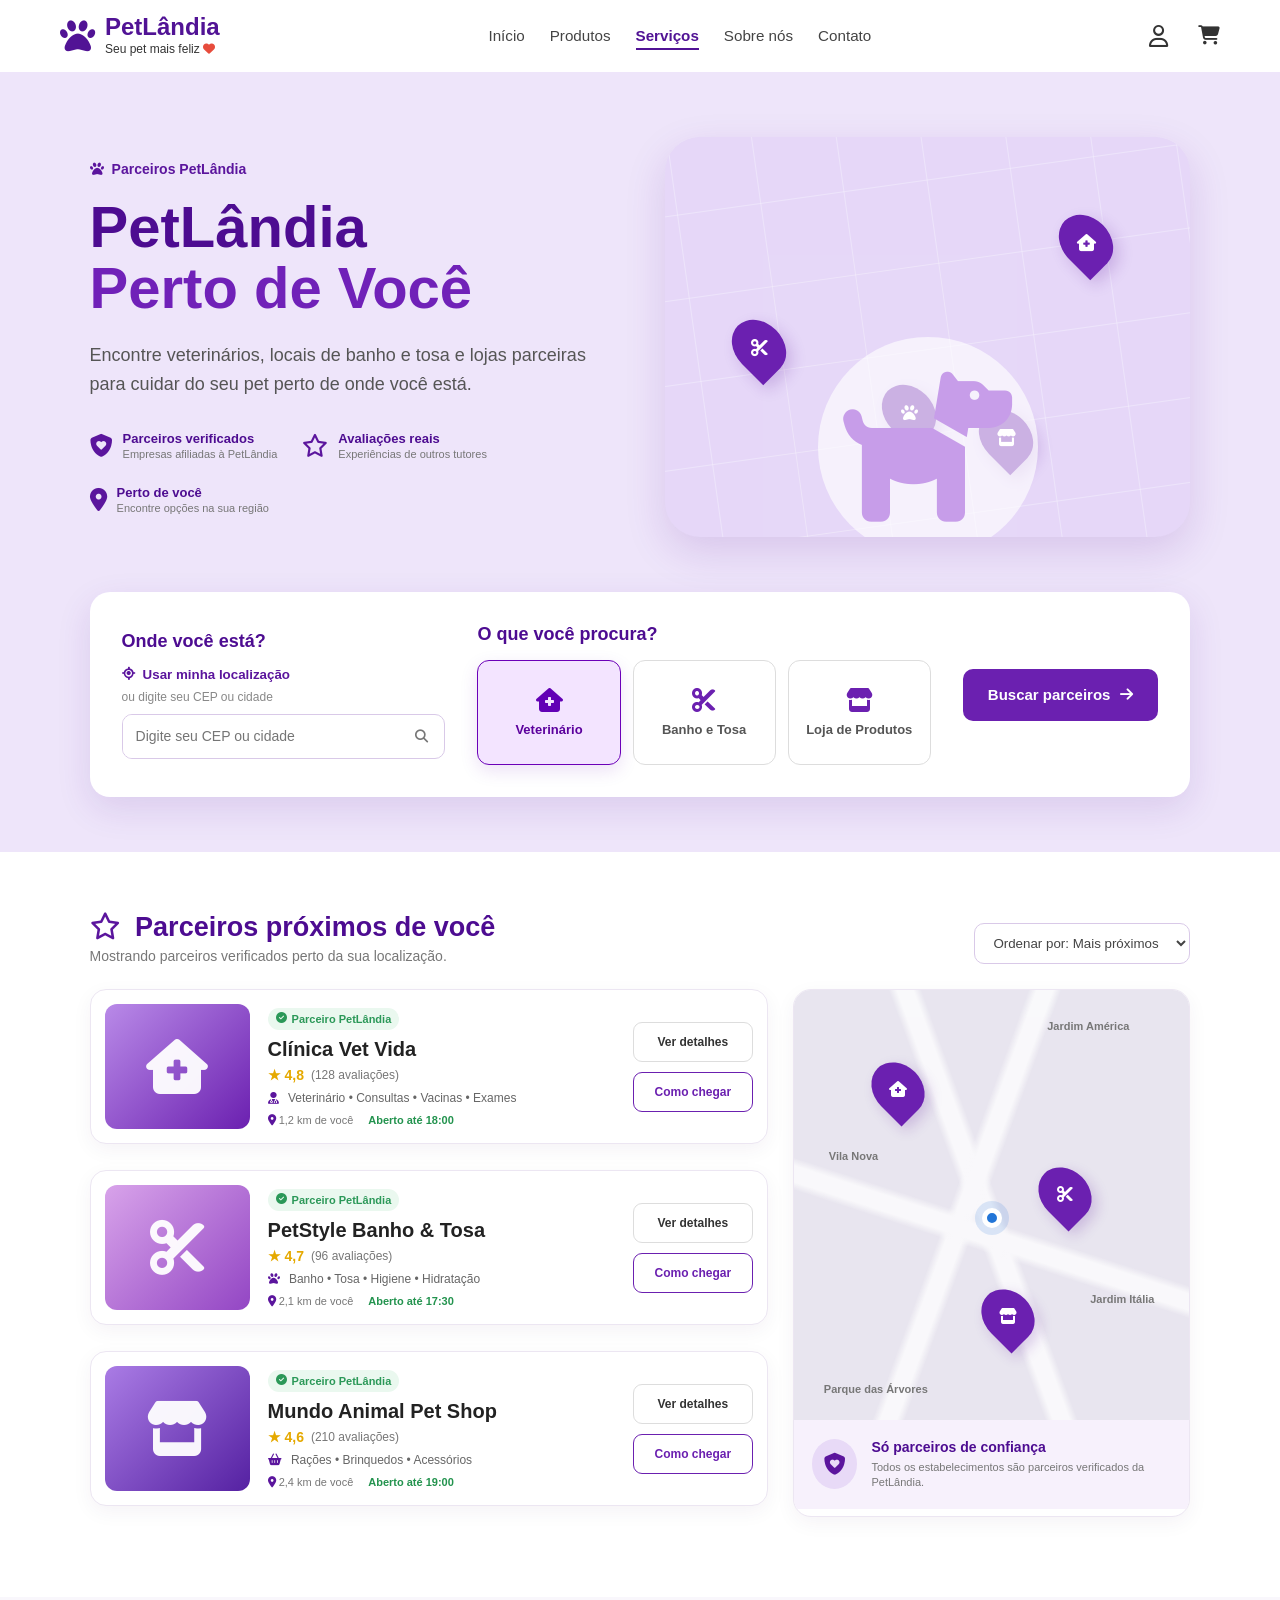
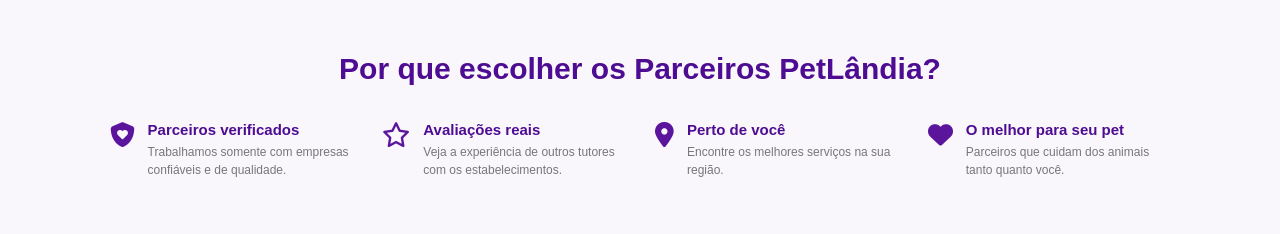
<file: serviços.html>
<!DOCTYPE html>

<html lang="pt-BR">

<head>


    <meta charset="UTF-8">

    <meta name="viewport" content="width=device-width, initial-scale=1.0">

    <title>PetLândia</title>

    <link rel="stylesheet" href="https://cdnjs.cloudflare.com/ajax/libs/font-awesome/6.4.0/css/all.min.css">

    <link rel="stylesheet" href="style.css">

    <link rel="stylesheet" href="serviços.css">

    <script src="carrinho.js"></script>


</head>

<body>

   

    <header class="main-header">

        <div class="container header-content">



            <div class="logo">

                <i class="fa-solid fa-paw logo-icon"></i>

                <div class="logo-text">

                    <h1>PetLândia</h1>

                    <span>
                        Seu pet mais feliz
                        <i class="fa-solid fa-heart red-heart"></i>
                    </span>

                </div>

            </div>




            <nav class="nav-menu">

                <ul>

                    <ul>

                        <li><a href="index.html">Início</a></li>
                        <li><a href="Produtos.html">Produtos</a></li>
                        <li><a href="serviços.html" class="active">Serviços</a></li>
                        <li><a href="sobrenos.html">Sobre nós</a></li>
                        <li><a href="contato.html">Contato</a></li>

                    </ul>

                </ul>

            </nav>




            <div class="header-actions">


                <div class="user-area">

                    <button type="button" id="user-button" class="user-button" title="Minha conta">

                        <i class="fa-regular fa-user"></i>

                    </button>


                    <div id="user-menu" class="user-menu">

                        <button type="button" id="logout-button" class="logout-button">

                            <i class="fa-solid fa-right-from-bracket"></i>

                            Desconectar

                        </button>

                    </div>

                </div>


                <a href="carrinho.html" class="cart-icon" title="Carrinho">

                    <i class="fa-solid fa-cart-shopping"></i>

                    <span class="badge" id="cartBadge">
                        0
                    </span>

                </a>

            </div>

        </div>

    </header>



    

    <main>


        <section class="servicos-hero">

            <div class="servicos-hero-content">


                <div class="servicos-hero-text">

                    <span class="hero-tag">
                        <i class="fa-solid fa-paw"></i>
                        Parceiros PetLândia
                    </span>


                    <h1>
                        PetLândia
                        <br>
                        <span>Perto de Você</span>
                    </h1>


                    <p>
                        Encontre veterinários, locais de banho e tosa
                        e lojas parceiras para cuidar do seu pet
                        perto de onde você está.
                    </p>


                    <div class="hero-benefits">


                        <div class="hero-benefit">

                            <i class="fa-solid fa-shield-heart"></i>

                            <div>
                                <strong>
                                    Parceiros verificados
                                </strong>

                                <span>
                                    Empresas afiliadas à PetLândia
                                </span>
                            </div>

                        </div>


                        <div class="hero-benefit">

                            <i class="fa-regular fa-star"></i>

                            <div>
                                <strong>
                                    Avaliações reais
                                </strong>

                                <span>
                                    Experiências de outros tutores
                                </span>
                            </div>

                        </div>


                        <div class="hero-benefit">

                            <i class="fa-solid fa-location-dot"></i>

                            <div>
                                <strong>
                                    Perto de você
                                </strong>

                                <span>
                                    Encontre opções na sua região
                                </span>
                            </div>

                        </div>

                    </div>

                </div>



                <div class="servicos-hero-image">

                    <div class="hero-map-shape">

                        <div class="map-grid"></div>


                        <div class="map-pin pin-1">
                            <i class="fa-solid fa-house-medical"></i>
                        </div>

                        <div class="map-pin pin-2">
                            <i class="fa-solid fa-scissors"></i>
                        </div>

                        <div class="map-pin pin-3">
                            <i class="fa-solid fa-store"></i>
                        </div>

                        <div class="map-pin pin-4">
                            <i class="fa-solid fa-paw"></i>
                        </div>


                        <div class="pet-illustration">

                            <i class="fa-solid fa-dog"></i>

                        </div>

                    </div>

                </div>

            </div>

        </section>



      

        <section class="busca-section">

            <div class="busca-card">



                <div class="busca-local">

                    <h2>
                        Onde você está?
                    </h2>


                    <button type="button" class="location-button">

                        <i class="fa-solid fa-location-crosshairs"></i>

                        Usar minha localização

                    </button>


                    <span class="ou-text">
                        ou digite seu CEP ou cidade
                    </span>


                    <div class="search-location">

                        <input type="text" placeholder="Digite seu CEP ou cidade" id="location-input">

                        <button type="button" class="search-icon-button">

                            <i class="fa-solid fa-magnifying-glass"></i>

                        </button>

                    </div>

                </div>




                <div class="busca-tipo">

                    <h2>
                        O que você procura?
                    </h2>


                    <div class="service-options">

                        <button type="button" class="service-option active" data-service="Veterinário">

                            <i class="fa-solid fa-house-medical"></i>

                            <span>
                                Veterinário
                            </span>

                        </button>


                        <button type="button" class="service-option" data-service="Banho e Tosa">

                            <i class="fa-solid fa-scissors"></i>

                            <span>
                                Banho e Tosa
                            </span>

                        </button>


                        <button type="button" class="service-option" data-service="Loja de Produtos">

                            <i class="fa-solid fa-store"></i>

                            <span>
                                Loja de Produtos
                            </span>

                        </button>

                    </div>

                </div>



                <div class="busca-action">

                    <button type="button" class="btn-buscar" id="btnBuscarParceiros">

                        Buscar parceiros

                        <i class="fa-solid fa-arrow-right"></i>

                    </button>

                </div>

            </div>

        </section>



       

        <section class="parceiros-section">


            <div class="parceiros-header">

                <div>

                    <h2>

                        <i class="fa-regular fa-star"></i>

                        Parceiros próximos de você

                    </h2>

                    <p>
                        Mostrando parceiros verificados
                        perto da sua localização.
                    </p>

                </div>


                <select class="ordenar-select" id="ordenarParceiros">

                    <option>
                        Ordenar por: Mais próximos
                    </option>

                    <option>
                        Melhor avaliação
                    </option>

                    <option>
                        Mais populares
                    </option>

                </select>

            </div>



            <div class="parceiros-layout">



                <div class="parceiros-lista">



                    <article class="parceiro-card" data-distance="1.2" data-rating="4.8" data-reviews="128"
                        data-name="Clínica Vet Vida"
                        data-summary="Clínica veterinária parceira da PetLândia, especializada em cuidados preventivos e acompanhamento da saúde de cães e gatos."
                        data-services="Consultas • Vacinas • Exames" data-hours="Aberto até 18:00">


                        <div class="parceiro-imagem parceiro-veterinario">

                            <i class="fa-solid fa-house-medical"></i>

                        </div>


                        <div class="parceiro-info">


                            <span class="parceiro-selo">

                                <i class="fa-solid fa-circle-check"></i>

                                Parceiro PetLândia

                            </span>


                            <h3>
                                Clínica Vet Vida
                            </h3>


                            <div class="avaliacao">

                                <span>
                                    ★ 4,8
                                </span>

                                <small>
                                    (128 avaliações)
                                </small>

                            </div>


                            <p class="servicos-disponiveis">

                                <i class="fa-solid fa-user-doctor"></i>

                                Veterinário • Consultas • Vacinas • Exames

                            </p>


                            <div class="parceiro-meta">

                                <span>
                                    <i class="fa-solid fa-location-dot"></i>
                                    1,2 km de você
                                </span>

                                <span class="aberto">
                                    Aberto até 18:00
                                </span>

                            </div>

                        </div>


                        <div class="parceiro-actions">

                            <button class="btn-detalhes">
                                Ver detalhes
                            </button>

                            <button class="btn-rota">
                                Como chegar
                            </button>

                        </div>

                    </article>

                    <div class="parceiro-detalhes" aria-hidden="true"></div>



                    <article class="parceiro-card" data-distance="2.1" data-rating="4.7" data-reviews="96"
                        data-name="PetStyle Banho & Tosa"
                        data-summary="Espaço especializado em higiene e cuidados estéticos para pets, oferecendo banho, tosa e tratamentos de hidratação."
                        data-services="Banho • Tosa • Higiene • Hidratação" data-hours="Aberto até 17:30">


                        <div class="parceiro-imagem parceiro-tosa">

                            <i class="fa-solid fa-scissors"></i>

                        </div>


                        <div class="parceiro-info">


                            <span class="parceiro-selo">

                                <i class="fa-solid fa-circle-check"></i>

                                Parceiro PetLândia

                            </span>


                            <h3>
                                PetStyle Banho & Tosa
                            </h3>


                            <div class="avaliacao">

                                <span>
                                    ★ 4,7
                                </span>

                                <small>
                                    (96 avaliações)
                                </small>

                            </div>


                            <p class="servicos-disponiveis">

                                <i class="fa-solid fa-paw"></i>

                                Banho • Tosa • Higiene • Hidratação

                            </p>


                            <div class="parceiro-meta">

                                <span>
                                    <i class="fa-solid fa-location-dot"></i>
                                    2,1 km de você
                                </span>

                                <span class="aberto">
                                    Aberto até 17:30
                                </span>

                            </div>

                        </div>


                        <div class="parceiro-actions">

                            <button class="btn-detalhes">
                                Ver detalhes
                            </button>

                            <button class="btn-rota">
                                Como chegar
                            </button>

                        </div>

                    </article>

                    <div class="parceiro-detalhes" aria-hidden="true"></div>



                    <article class="parceiro-card" data-distance="2.4" data-rating="4.6" data-reviews="210"
                        data-name="Mundo Animal Pet Shop"
                        data-summary="Pet shop completo com produtos para o dia a dia do seu pet, incluindo rações, brinquedos e acessórios."
                        data-services="Rações • Brinquedos • Acessórios" data-hours="Aberto até 19:00">


                        <div class="parceiro-imagem parceiro-loja">

                            <i class="fa-solid fa-store"></i>

                        </div>


                        <div class="parceiro-info">


                            <span class="parceiro-selo">

                                <i class="fa-solid fa-circle-check"></i>

                                Parceiro PetLândia

                            </span>


                            <h3>
                                Mundo Animal Pet Shop
                            </h3>


                            <div class="avaliacao">

                                <span>
                                    ★ 4,6
                                </span>

                                <small>
                                    (210 avaliações)
                                </small>

                            </div>


                            <p class="servicos-disponiveis">

                                <i class="fa-solid fa-basket-shopping"></i>

                                Rações • Brinquedos • Acessórios

                            </p>


                            <div class="parceiro-meta">

                                <span>
                                    <i class="fa-solid fa-location-dot"></i>
                                    2,4 km de você
                                </span>

                                <span class="aberto">
                                    Aberto até 19:00
                                </span>

                            </div>

                        </div>


                        <div class="parceiro-actions">

                            <button class="btn-detalhes">
                                Ver detalhes
                            </button>

                            <button class="btn-rota">
                                Como chegar
                            </button>

                        </div>

                    </article>

                    <div class="parceiro-detalhes" aria-hidden="true"></div>

                </div>




                <div class="mapa-container">

                    <div class="mapa">

                        <div class="mapa-grid"></div>


                        <div class="mapa-label label-1">
                            Jardim América
                        </div>

                        <div class="mapa-label label-2">
                            Vila Nova
                        </div>

                        <div class="mapa-label label-3">
                            Jardim Itália
                        </div>

                        <div class="mapa-label label-4">
                            Parque das Árvores
                        </div>


                        <div class="mapa-ponto mapa-ponto-1">

                            <i class="fa-solid fa-house-medical"></i>

                        </div>


                        <div class="mapa-ponto mapa-ponto-2">

                            <i class="fa-solid fa-scissors"></i>

                        </div>


                        <div class="mapa-ponto mapa-ponto-3">

                            <i class="fa-solid fa-store"></i>

                        </div>


                        <div class="mapa-localizacao">

                        </div>

                    </div>



                    <div class="mapa-confianca">

                        <div class="mapa-confianca-icon">

                            <i class="fa-solid fa-shield-heart"></i>

                        </div>


                        <div>

                            <strong>
                                Só parceiros de confiança
                            </strong>

                            <p>
                                Todos os estabelecimentos são
                                parceiros verificados da PetLândia.
                            </p>

                        </div>

                    </div>

                </div>

            </div>

        </section>



        

        <section class="confianca-section">

            <div class="container">

                <div class="confianca-header">

                    <h2>
                        Por que escolher os Parceiros PetLândia?
                    </h2>

                </div>


                <div class="confianca-grid">


                    <div class="confianca-item">

                        <i class="fa-solid fa-shield-heart"></i>

                        <div>

                            <h3>
                                Parceiros verificados
                            </h3>

                            <p>
                                Trabalhamos somente com empresas
                                confiáveis e de qualidade.
                            </p>

                        </div>

                    </div>


                    <div class="confianca-item">

                        <i class="fa-regular fa-star"></i>

                        <div>

                            <h3>
                                Avaliações reais
                            </h3>

                            <p>
                                Veja a experiência de outros
                                tutores com os estabelecimentos.
                            </p>

                        </div>

                    </div>


                    <div class="confianca-item">

                        <i class="fa-solid fa-location-dot"></i>

                        <div>

                            <h3>
                                Perto de você
                            </h3>

                            <p>
                                Encontre os melhores serviços
                                na sua região.
                            </p>

                        </div>

                    </div>


                    <div class="confianca-item">

                        <i class="fa-solid fa-heart"></i>

                        <div>

                            <h3>
                                O melhor para seu pet
                            </h3>

                            <p>
                                Parceiros que cuidam dos animais
                                tanto quanto você.
                            </p>

                        </div>

                    </div>

                </div>

            </div>

        </section>

    </main>



    

    <div id="logout-modal" class="logout-modal">

        <div class="logout-modal-content">

            <div class="logout-modal-icon">

                <i class="fa-solid fa-right-from-bracket"></i>

            </div>


            <h2>
                Desconectar
            </h2>


            <p>
                Tem certeza que deseja se desconectar
                da sua conta?
            </p>


            <div class="logout-modal-buttons">

                <button type="button" id="cancel-logout" class="cancel-logout">
                    Cancelar
                </button>


                <button type="button" id="confirm-logout" class="confirm-logout">
                    Sim, desconectar
                </button>

            </div>

        </div>

    </div>



   
    <div id="beta-modal" class="beta-modal">

        <div class="beta-modal-content">

            <div class="beta-modal-icon">

                <i class="fa-solid fa-paw"></i>

            </div>


            <h2>
                Função em desenvolvimento
            </h2>


            <p>
                A busca por parceiros ainda não está disponível.
                Esta é uma versão beta do site e essa função será
                adicionada em uma próxima atualização.
            </p>


            <button type="button" id="close-beta-modal" class="close-beta-modal">

                Entendi

            </button>

        </div>

    </div>


  

    <script>

        const userButton =
            document.getElementById("user-button");

        const userMenu =
            document.getElementById("user-menu");

        const logoutButton =
            document.getElementById("logout-button");

        const logoutModal =
            document.getElementById("logout-modal");

        const cancelLogout =
            document.getElementById("cancel-logout");

        const confirmLogout =
            document.getElementById("confirm-logout");



        function atualizarUsuario() {

            const usuarioLogado =
                localStorage.getItem("usuarioLogado");


            if (usuarioLogado === "true") {

                userButton.innerHTML = `

                <img
                    src="https://i.pravatar.cc/100?img=12"
                    alt="Perfil"
                    class="user-avatar"
                >

            `;

            } else {

                userButton.innerHTML = `

                <i class="fa-regular fa-user"></i>

            `;

            }

        }



        userButton.addEventListener(
            "click",
            function (event) {

                event.stopPropagation();


                const usuarioLogado =
                    localStorage.getItem("usuarioLogado");


                if (usuarioLogado !== "true") {

                    window.location.href =
                        "login.html";

                    return;

                }


                userMenu.classList.toggle("show");

            }
        );



        logoutButton.addEventListener(
            "click",
            function (event) {

                event.stopPropagation();

                userMenu.classList.remove("show");

                logoutModal.classList.add("show");

            }
        );



        cancelLogout.addEventListener(
            "click",
            function () {

                logoutModal.classList.remove("show");

            }
        );



        confirmLogout.addEventListener(
            "click",
            function () {

                localStorage.removeItem(
                    "usuarioLogado"
                );

                logoutModal.classList.remove("show");

                userMenu.classList.remove("show");

                atualizarUsuario();

            }
        );



        document.addEventListener(
            "click",
            function () {

                userMenu.classList.remove("show");

            }
        );



        logoutModal.addEventListener(
            "click",
            function (event) {

                if (event.target === logoutModal) {

                    logoutModal.classList.remove("show");

                }

            }
        );

       

        const serviceOptions =
            document.querySelectorAll(".service-option");

        let servicoSelecionado = "Veterinário";

        serviceOptions.forEach(function (option) {

            option.addEventListener("click", function () {

                serviceOptions.forEach(function (item) {
                    item.classList.remove("active");
                });

                option.classList.add("active");
                servicoSelecionado = option.dataset.service;

            });

        });


        

        const btnBuscarParceiros =
            document.getElementById("btnBuscarParceiros");

        const betaModal =
            document.getElementById("beta-modal");

        const closeBetaModal =
            document.getElementById("close-beta-modal");

        function abrirBetaModal() {
            betaModal.classList.add("show");
        }

        function fecharBetaModal() {
            betaModal.classList.remove("show");
        }

        btnBuscarParceiros.addEventListener("click", abrirBetaModal);
        closeBetaModal.addEventListener("click", fecharBetaModal);

        betaModal.addEventListener("click", function (event) {
            if (event.target === betaModal) {
                fecharBetaModal();
            }
        });

        document.addEventListener("keydown", function (event) {
            if (event.key === "Escape" && betaModal.classList.contains("show")) {
                fecharBetaModal();
            }
        });


        

        const ordenarParceiros =
            document.getElementById("ordenarParceiros");

        const parceirosLista =
            document.querySelector(".parceiros-lista");

        function limparDetalhesDaLista() {

            parceirosLista
                .querySelectorAll(".parceiro-detalhes")
                .forEach(function (detalhe) {
                    detalhe.remove();
                });
        }

        function ordenarListaParceiros() {

           
            const scrollAtual = window.scrollY;

            const cards = Array.from(
                parceirosLista.querySelectorAll(".parceiro-card")
            );

            limparDetalhesDaLista();

            cards.sort(function (a, b) {

                const distanceA = parseFloat(a.dataset.distance);
                const distanceB = parseFloat(b.dataset.distance);
                const ratingA = parseFloat(a.dataset.rating);
                const ratingB = parseFloat(b.dataset.rating);
                const reviewsA = parseInt(a.dataset.reviews, 10);
                const reviewsB = parseInt(b.dataset.reviews, 10);

                switch (ordenarParceiros.value) {

                    case "Melhor avaliação":
                        return ratingB - ratingA;

                    case "Mais populares":
                        return reviewsB - reviewsA;

                    default:
                        return distanceA - distanceB;
                }
            });

            cards.forEach(function (card) {

                parceirosLista.appendChild(card);

                const detalhe = criarDetalhe(card);

                prepararDetalhes(card, detalhe);
            });

            window.scrollTo({
                top: scrollAtual,
                left: 0,
                behavior: "instant"
            });
        }


       

        function fecharTodosOsDetalhes() {

            document
                .querySelectorAll(".parceiro-detalhes.show")
                .forEach(function (item) {
                    item.classList.remove("show");
                    item.setAttribute("aria-hidden", "true");
                    item.innerHTML = "";
                });
        }

        function prepararDetalhes(card, detalhe) {

            const botaoDetalhes =
                card.querySelector(".btn-detalhes");

            const botaoRota =
                card.querySelector(".btn-rota");

            botaoDetalhes.addEventListener("click", function () {

                const aberto = detalhe.classList.contains("show");

                fecharTodosOsDetalhes();

                if (aberto) {
                    return;
                }

                detalhe.innerHTML = `
                    <div class="detalhes-inner">

                        <div class="detalhes-topo">

                            <div class="detalhes-titulo-area">
                                <span class="detalhes-label">
                                    <i class="fa-solid fa-paw"></i>
                                    SOBRE O PARCEIRO
                                </span>

                                <h3>${card.dataset.name}</h3>
                            </div>

                            <button
                                type="button"
                                class="fechar-detalhes"
                                aria-label="Fechar detalhes"
                                title="Fechar detalhes"
                            >
                                <i class="fa-solid fa-xmark"></i>
                            </button>

                        </div>

                        <p class="detalhes-resumo">
                            ${card.dataset.summary}
                        </p>

                        <div class="detalhes-grid">

                            <div class="detalhes-item">
                                <div class="detalhes-icon">
                                    <i class="fa-solid fa-paw"></i>
                                </div>
                                <div>
                                    <strong>Serviços</strong>
                                    <span>${card.dataset.services}</span>
                                </div>
                            </div>

                            <div class="detalhes-item">
                                <div class="detalhes-icon avaliacao-icon">
                                    <i class="fa-solid fa-star"></i>
                                </div>
                                <div>
                                    <strong>Avaliação</strong>
                                    <span>${card.dataset.rating} / 5 · ${card.dataset.reviews} avaliações</span>
                                </div>
                            </div>

                            <div class="detalhes-item">
                                <div class="detalhes-icon">
                                    <i class="fa-solid fa-location-dot"></i>
                                </div>
                                <div>
                                    <strong>Localização</strong>
                                    <span>${card.dataset.distance.replace(".", ",")} km de você</span>
                                </div>
                            </div>

                            <div class="detalhes-item">
                                <div class="detalhes-icon">
                                    <i class="fa-solid fa-clock"></i>
                                </div>
                                <div>
                                    <strong>Funcionamento</strong>
                                    <span>${card.dataset.hours}</span>
                                </div>
                            </div>

                        </div>

                        <div class="detalhes-footer">
                            <span>
                                <i class="fa-solid fa-circle-check"></i>
                                Parceiro verificado PetLândia
                            </span>

                            <button type="button" class="detalhes-fechar-texto">
                                Fechar detalhes
                            </button>
                        </div>

                    </div>
                `;

                detalhe.classList.add("show");
                detalhe.setAttribute("aria-hidden", "false");

                const fechar =
                    detalhe.querySelector(".fechar-detalhes");

                const fecharTexto =
                    detalhe.querySelector(".detalhes-fechar-texto");

                function fecharDetalhe() {
                    detalhe.classList.remove("show");
                    detalhe.setAttribute("aria-hidden", "true");
                    detalhe.innerHTML = "";
                }

                fechar.addEventListener("click", fecharDetalhe);
                fecharTexto.addEventListener("click", fecharDetalhe);

               
            });

            botaoRota.addEventListener("click", abrirBetaModal);
        }


        

        function criarDetalhe(card) {

            const detalhe = document.createElement("div");

            detalhe.className = "parceiro-detalhes";
            detalhe.setAttribute("aria-hidden", "true");

            card.insertAdjacentElement("afterend", detalhe);

            return detalhe;
        }

        function prepararTodosOsCards() {

            limparDetalhesDaLista();

            const cards = Array.from(
                parceirosLista.querySelectorAll(".parceiro-card")
            );

            cards.forEach(function (card) {

                const detalhe = criarDetalhe(card);

                prepararDetalhes(card, detalhe);
            });
        }

        ordenarParceiros.addEventListener(
            "change",
            ordenarListaParceiros
        );

        prepararTodosOsCards();

        atualizarUsuario();

    </script>

</body>

</html>
</file>
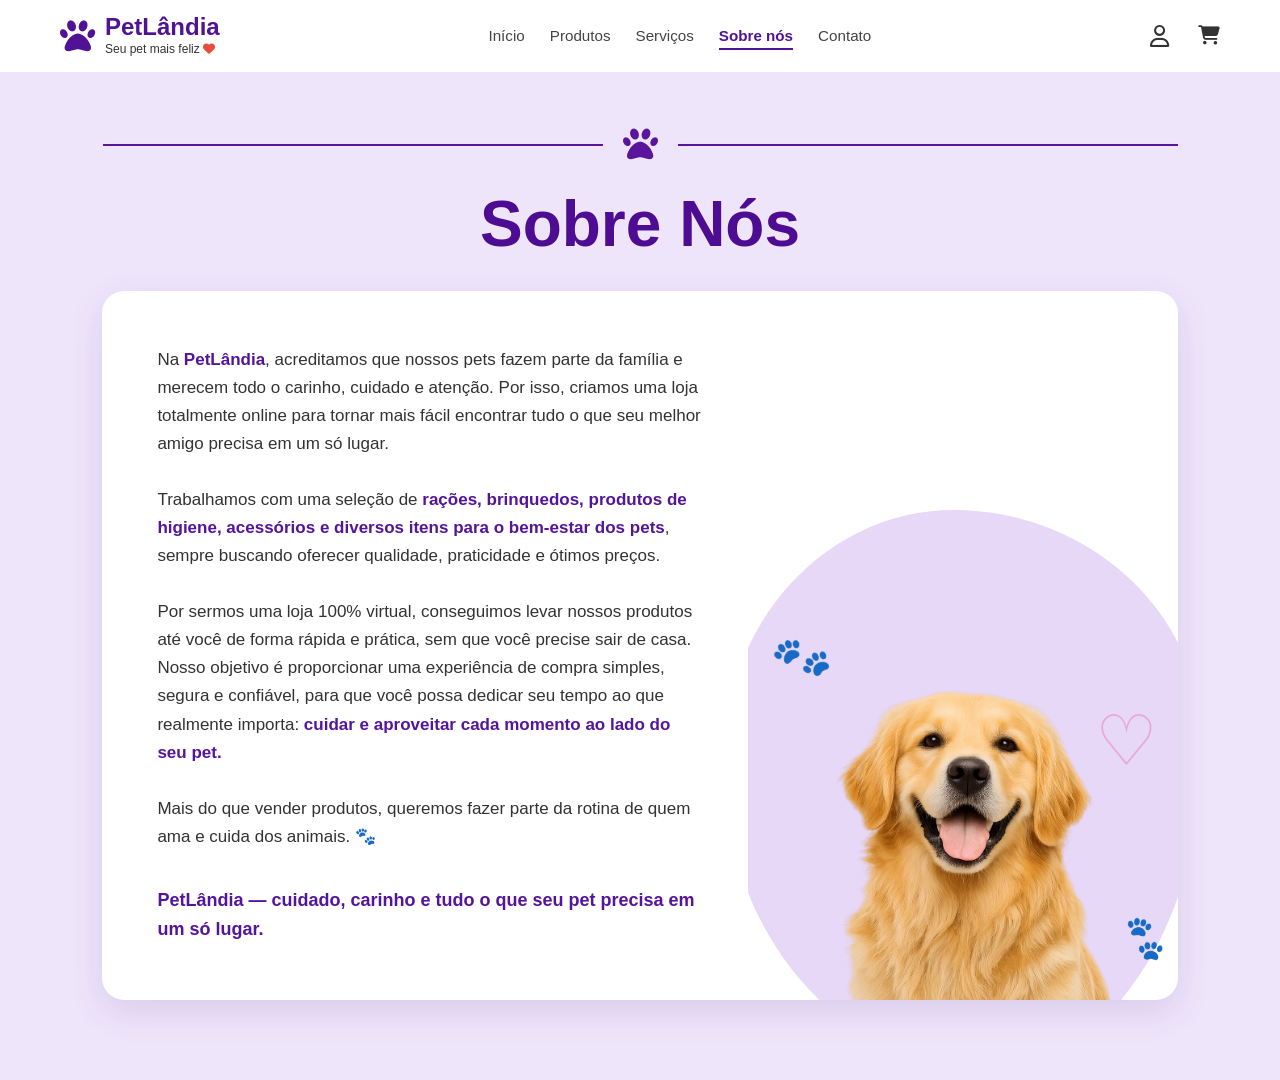
<file: sobrenos.html>
<!DOCTYPE html>

<html lang="pt-BR">

<head>

    
    <meta charset="UTF-8">

    <meta name="viewport" content="width=device-width, initial-scale=1.0">

    <title>PetLândia</title>

    <link rel="stylesheet" href="https://cdnjs.cloudflare.com/ajax/libs/font-awesome/6.4.0/css/all.min.css">

    <link rel="stylesheet" href="style.css">

    <link rel="stylesheet" href="sobrenos.css">

    <script src="carrinho.js"></script>
    

</head>

<body>

    
    

    <header class="main-header">

        <div class="container header-content">



            <div class="logo">

                <i class="fa-solid fa-paw logo-icon"></i>

                <div class="logo-text">

                    <h1>PetLândia</h1>

                    <span>
                        Seu pet mais feliz
                        <i class="fa-solid fa-heart red-heart"></i>
                    </span>

                </div>

            </div>




            <nav class="nav-menu">

                <ul>

                    <li><a href="index.html">Início</a></li>
                    <li><a href="Produtos.html">Produtos</a></li>
                    <li><a href="serviços.html">Serviços</a></li>
                    <li><a href="sobrenos.html" class="active">Sobre nós</a></li>
                    <li><a href="contato.html">Contato</a></li>

                </ul>

            </nav>




            <div class="header-actions">


                <div class="user-area">

                    <button type="button" id="user-button" class="user-button" title="Minha conta">

                        <i class="fa-regular fa-user"></i>

                    </button>


                    <div id="user-menu" class="user-menu">

                        <button type="button" id="logout-button" class="logout-button">

                            <i class="fa-solid fa-right-from-bracket"></i>

                            Desconectar

                        </button>

                    </div>

                </div>


                <a href="carrinho.html" class="cart-icon" title="Carrinho">

                    <i class="fa-solid fa-cart-shopping"></i>

                    <span class="badge" id="cartBadge">
                        0
                    </span>

                </a>

            </div>

        </div>

    </header>



   

    <main>

        <section class="sobre-nos">



            <div class="titulo-sobre">

                <div class="linha"></div>

                <div class="patinha">
                 <i class="fa-solid fa-paw"></i> 
                </div>

                <div class="linha"></div>

            </div>


            <h1>
                Sobre Nós
            </h1>




            <div class="sobre-card">



                <div class="sobre-texto">

                    <p>
                        Na <strong>PetLândia</strong>, acreditamos que nossos pets
                        fazem parte da família e merecem todo o carinho, cuidado
                        e atenção. Por isso, criamos uma loja totalmente online
                        para tornar mais fácil encontrar tudo o que seu melhor
                        amigo precisa em um só lugar.
                    </p>


                    <p>
                        Trabalhamos com uma seleção de
                        <strong>rações, brinquedos, produtos de higiene,
                            acessórios e diversos itens para o bem-estar dos pets</strong>,
                        sempre buscando oferecer qualidade, praticidade e
                        ótimos preços.
                    </p>


                    <p>
                        Por sermos uma loja 100% virtual, conseguimos levar
                        nossos produtos até você de forma rápida e prática,
                        sem que você precise sair de casa. Nosso objetivo é
                        proporcionar uma experiência de compra simples, segura
                        e confiável, para que você possa dedicar seu tempo ao
                        que realmente importa:
                        <strong>cuidar e aproveitar cada momento ao lado do seu pet.</strong>
                    </p>


                    <p>
                        Mais do que vender produtos, queremos fazer parte da
                        rotina de quem ama e cuida dos animais. 🐾
                    </p>


                    <p class="slogan">

                        <strong>
                            PetLândia — cuidado, carinho e tudo o que seu pet
                            precisa em um só lugar.
                        </strong>

                    </p>

                </div>




                <div class="sobre-imagem">

                    <div class="imagem-fundo">

                        <span class="decoracao decoracao-1">
                            🐾
                        </span>

                        <span class="decoracao decoracao-2">
                            ♡
                        </span>

                        <span class="decoracao decoracao-3">
                            🐾
                        </span>

                    </div>


                    <img src="img/cachorro.png" alt="Cachorro da PetLândia">

                </div>

            </div>

        </section>

    </main>



   

    <div id="logout-modal" class="logout-modal">

        <div class="logout-modal-content">

            <div class="logout-modal-icon">

                <i class="fa-solid fa-right-from-bracket"></i>

            </div>


            <h2>
                Desconectar
            </h2>


            <p>
                Tem certeza que deseja se desconectar
                da sua conta?
            </p>


            <div class="logout-modal-buttons">

                <button type="button" id="cancel-logout" class="cancel-logout">
                    Cancelar
                </button>


                <button type="button" id="confirm-logout" class="confirm-logout">
                    Sim, desconectar
                </button>

            </div>

        </div>

    </div>



   

    <script>

        const userButton =
            document.getElementById("user-button");

        const userMenu =
            document.getElementById("user-menu");

        const logoutButton =
            document.getElementById("logout-button");

        const logoutModal =
            document.getElementById("logout-modal");

        const cancelLogout =
            document.getElementById("cancel-logout");

        const confirmLogout =
            document.getElementById("confirm-logout");


      

        function atualizarUsuario() {

            const usuarioLogado =
                localStorage.getItem("usuarioLogado");


            if (usuarioLogado === "true") {

                userButton.innerHTML = `

                <img
                    src="https://i.pravatar.cc/100?img=12"
                    alt="Perfil"
                    class="user-avatar"
                >

            `;

            } else {

                userButton.innerHTML = `

                <i class="fa-regular fa-user"></i>

            `;

            }

        }


      

        userButton.addEventListener(
            "click",
            function (event) {

                event.stopPropagation();

                const usuarioLogado =
                    localStorage.getItem("usuarioLogado");


                if (usuarioLogado !== "true") {

                    window.location.href =
                        "login.html";

                    return;

                }


                userMenu.classList.toggle("show");

            }
        );


      

        logoutButton.addEventListener(
            "click",
            function (event) {

                event.stopPropagation();

                userMenu.classList.remove("show");

                logoutModal.classList.add("show");

            }
        );


       

        cancelLogout.addEventListener(
            "click",
            function () {

                logoutModal.classList.remove("show");

            }
        );


       

        confirmLogout.addEventListener(
            "click",
            function () {

                localStorage.removeItem(
                    "usuarioLogado"
                );

                logoutModal.classList.remove("show");

                userMenu.classList.remove("show");

                atualizarUsuario();

            }
        );


        

        document.addEventListener(
            "click",
            function () {

                userMenu.classList.remove("show");

            }
        );


       

        logoutModal.addEventListener(
            "click",
            function (event) {

                if (event.target === logoutModal) {

                    logoutModal.classList.remove("show");

                }

            }
        );


        
        atualizarUsuario();

    </script>
    

</body>

</html>
</file>
<file: style.css>
* {
    margin: 0;
    padding: 0;
    box-sizing: border-box;
    font-family: 'Segoe UI', Tahoma, Geneva, Verdana, sans-serif;
}

body {
    background-color: #fbf9fe;
    color: #333;
}

.container {
    max-width: 1200px;
    margin: 0 auto;
    padding: 0 20px;
}


.top-bar {
    background-color: #511395;
    color: #fff;
    font-size: 0.8rem;
    padding: 6px 0;
}

.top-bar-content {
    display: flex;
    justify-content: space-between;
    align-items: center;
}

.social-links a {
    color: #fff;
    margin-left: 12px;
    text-decoration: none;
}

.main-header {
    background-color: #fff;
    padding: 15px 0;
}

.header-content {
    display: flex;
    justify-content: space-between;
    align-items: center;
}

.logo {
    display: flex;
    align-items: center;
    gap: 10px;
}

.logo-icon {
    font-size: 2.2rem;
    color: #511395;
}

.logo-text h1 {
    font-size: 1.5rem;
    color: #511395;
    line-height: 1;
}

.logo-text span {
    font-size: 0.75rem;
    color: #333;
}

.red-heart {
    color: #e74c3c;
}

.nav-menu ul {
    display: flex;
    list-style: none;
    gap: 25px;
}

.nav-menu a {
    text-decoration: none;
    color: #444;
    font-weight: 500;
    font-size: 0.95rem;

}

.nav-menu a.active {
    color: #511395;
    border-bottom: 2px solid #511395;
    padding-bottom: 4px;
    font-weight: 700;
}

.header-actions {
    display: flex;
    align-items: center;
    gap: 20px;
}

.header-actions a {
    color: #333;
    font-size: 1.2rem;
    position: relative;
    text-decoration: none;
}

.cart-icon .badge {
    position: absolute;
    top: -8px;
    right: -10px;
    background-color: #511395;
    color: white;
    font-size: 0.65rem;
    width: 16px;
    height: 16px;
    border-radius: 50%;
    display: flex;
    align-items: center;
    justify-content: center;
}

.hero-banner {
    background-color: #e9e0f7;
    padding: 40px 0;
    overflow: hidden;
}

.hero-content {
    display: flex;
    align-items: center;
    justify-content: space-between;
}

.hero-text {
    max-width: 50%;
}

.hero-text h2 {
    font-size: 2.8rem;
    color: #3a0078;
    line-height: 1.1;
    margin-bottom: 15px;
}

.hero-text p {
    color: #555;
    margin-bottom: 25px;
    font-size: 1rem;
    line-height: 1.4;
}

.btn-primary {
    display: inline-block;
    background-color: #f37321;
    color: white;
    padding: 12px 24px;
    border-radius: 8px;
    text-decoration: none;
    font-weight: 600;
    transition: background 0.2s;
}

.btn-primary:hover {
    background-color: #d96114;
}

.hero-image img {
    max-width: 450px;
    border-radius: 20px;
    object-fit: cover;
}

.benefits-bar {
    background-color: #f3ebfc;
    padding: 20px 0;
    border-bottom: 1px solid #e1d2f7;
}

.benefits-grid {
    display: flex;
    justify-content: space-around;
    align-items: center;
}

.benefit-item {
    display: flex;
    align-items: center;
    gap: 12px;
    color: #511395;
}

.benefit-item i {
    font-size: 1.5rem;
}

.benefit-item strong {
    display: block;
    font-size: 0.85rem;
}

.benefit-item p {
    font-size: 0.75rem;
    color: #666;
}

.section-header {
    text-align: center;
    margin: 40px 0 20px 0;
    position: relative;
}

.section-header h3 {
    font-size: 1.5rem;
    color: #3a0078;
    display: inline-block;
}

.section-paw {
    color: #511395;
    font-size: 0.8rem;
    display: block;
    margin-top: 5px;
}

.see-all {
    position: absolute;
    right: 0;
    top: 5px;
    color: #511395;
    text-decoration: none;
    font-size: 0.85rem;
    font-weight: 600;
}

.categories-grid {
    display: grid;
    grid-template-columns: repeat(5, 1fr);
    gap: 15px;
    margin-bottom: 40px;
}

.category-card {
    background: #e9e0f7;
    border-radius: 12px;
    overflow: hidden;
    text-align: center;
    box-shadow: 0 2px 5px rgba(0, 0, 0, 0.03);
}

.card-image {
    height: 120px;
    overflow: hidden;
}

.card-image img {
    width: 100%;
    height: 100%;
    object-fit: cover;
}

.card-title {
    padding: 10px;
    font-size: 0.85rem;
    font-weight: bold;
    color: #3a0078;
    display: flex;
    align-items: center;
    justify-content: center;
    gap: 6px;
}

.products-grid {
    display: grid;
    grid-template-columns: repeat(5, 1fr);
    gap: 15px;
    margin-bottom: 50px;
}

.product-card {
    background: #fff;
    border: 1px solid #eee;
    border-radius: 12px;
    padding: 15px;
    display: flex;
    flex-direction: column;
    justify-content: space-between;
}

.product-img {
    text-align: center;
    margin-bottom: 10px;
}

.product-img img {
    max-width: 100%;
    height: 100px;
    object-fit: contain;
}

.product-card h4 {
    font-size: 0.85rem;
    color: #333;
}

.product-sub {
    font-size: 0.75rem;
    color: #777;
    margin-bottom: 15px;
}

.product-footer {
    display: flex;
    flex-direction: column;
    gap: 8px;
}

.price {
    font-weight: bold;
    font-size: 0.95rem;
    color: #111;
}

.btn-add {
    background-color: #6a1b9a;
    color: white;
    border: none;
    padding: 8px;
    border-radius: 6px;
    cursor: pointer;
    font-size: 0.75rem;
    font-weight: 600;
    display: flex;
    align-items: center;
    justify-content: center;
    gap: 5px;
    transition: background 0.2s;
}

.btn-add:hover {
    background-color: #4a126b;
}

.user-avatar {
    width: 35px;
    height: 35px;

    border-radius: 50%;

    object-fit: cover;

    border: 2px solid #5b159d;

    display: block;
}



.user-area {
    position: relative;
}



.user-button {
    width: 38px;
    height: 38px;

    padding: 0;

    border: none;
    background: transparent;

    display: flex;
    align-items: center;
    justify-content: center;

    cursor: pointer;

    color: #333;

    font-size: 22px;
}


.user-button:hover {
    color: #5b159d;
}



.user-avatar {
    width: 38px;
    height: 38px;

    border-radius: 50%;

    object-fit: cover;

    border: 2px solid #5b159d;

    display: block;
}




.user-menu {
    position: absolute;

    top: calc(100% + 12px);
    right: 0;

    width: 170px;

    background: #fff;

    border-radius: 12px;

    padding: 8px;

    box-shadow:
        0 10px 25px rgba(0, 0, 0, 0.12);

    border: 1px solid #eee;

    display: none;

    z-index: 1000;
}



.user-menu.show {
    display: block;
}



.logout-button {
    width: 100%;

    border: none;

    background: transparent;

    padding: 11px 12px;

    border-radius: 8px;

    display: flex;

    align-items: center;

    gap: 10px;

    color: #333;

    font-size: 14px;

    cursor: pointer;

    text-align: left;
}


.logout-button:hover {
    background: #f3eafa;
    color: #5b159d;
}



.logout-modal {

    position: fixed;

    inset: 0;

    background: rgba(35, 14, 52, 0.55);

    display: none;

    align-items: center;
    justify-content: center;

    z-index: 9999;

    padding: 20px;

}



.logout-modal.show {

    display: flex;

}



.logout-modal-content {

    width: 100%;

    max-width: 420px;

    background: #ffffff;

    border-radius: 20px;

    padding: 35px;

    text-align: center;

    box-shadow:
        0 20px 50px rgba(0, 0, 0, 0.2);

    animation: aparecerModal 0.25s ease;

}



.logout-modal-icon {

    width: 65px;

    height: 65px;

    margin: 0 auto 18px;

    border-radius: 50%;

    background: #eee5fa;

    color: #5b159d;

    display: flex;

    align-items: center;
    justify-content: center;

    font-size: 26px;

}



.logout-modal-content h2 {

    margin-bottom: 10px;

    color: #4d0c91;

    font-size: 25px;

}




.logout-modal-content p {

    color: #666;

    font-size: 15px;

    line-height: 1.5;

    margin-bottom: 28px;

}



.logout-modal-buttons {

    display: flex;

    gap: 12px;

}



.cancel-logout,
.confirm-logout {

    flex: 1;

    height: 46px;

    border-radius: 10px;

    border: none;

    font-size: 14px;

    font-weight: 700;

    cursor: pointer;

    transition: 0.2s ease;

}



.cancel-logout {

    background: #f0edf3;

    color: #555;

}


.cancel-logout:hover {

    background: #e5e0e9;

}



.confirm-logout {

    background: #5b159d;

    color: #fff;

}


.confirm-logout:hover {

    background: #48117d;

}



@keyframes aparecerModal {

    from {

        opacity: 0;

        transform: translateY(-15px) scale(0.97);

    }

    to {

        opacity: 1;

        transform: translateY(0) scale(1);

    }

}



@media (max-width: 500px) {

    .logout-modal-content {

        padding: 28px 22px;

    }


    .logout-modal-buttons {

        flex-direction: column;

    }

}



.btn-add {
    transition:
        background 0.2s ease,
        transform 0.2s ease;
}

.btn-add:active {
    transform: scale(0.97);
}

.btn-add.produto-adicionado {
    background: #23934e;
}

.btn-add.produto-adicionado:hover {
    background: #1d7d41;
}
</file>
<file: carrinho.css>
* {
    margin: 0;
    padding: 0;
    box-sizing: border-box;
    font-family: 'Segoe UI', Tahoma, Geneva, Verdana, sans-serif;
}


body {
    background-color: #fbf9fe;
    color: #333;
}


.container {
    max-width: 1200px;
    margin: 0 auto;
    padding: 0 20px;
}


.main-header {
    background-color: #ffffff;
    padding: 15px 0;
    border-bottom: 1px solid #eee;
}


.header-content {
    display: flex;
    align-items: center;
    justify-content: space-between;
}



.logo {
    display: flex;
    align-items: center;
    gap: 10px;
    text-decoration: none;
}


.logo-icon {
    font-size: 2.2rem;
    color: #511395;
}


.logo-text h1 {
    font-size: 1.5rem;
    color: #511395;
    line-height: 1;
}


.logo-text span {
    font-size: 0.75rem;
    color: #333;
}


.red-heart {
    color: #e74c3c;
}


.nav-menu ul {
    display: flex;
    list-style: none;
    gap: 25px;
}


.nav-menu a {
    text-decoration: none;
    color: #444;
    font-weight: 500;
    font-size: 0.95rem;
    transition: 0.2s;
}


.nav-menu a:hover {
    color: #511395;
}



.header-actions {
    display: flex;
    align-items: center;
    gap: 20px;
}


.header-actions a {
    color: #333;
    font-size: 1.2rem;
    position: relative;
    text-decoration: none;
}


.header-actions a:hover {
    color: #511395;
}


.cart-icon .badge {
    position: absolute;

    top: -8px;
    right: -10px;

    background-color: #511395;
    color: white;

    font-size: 0.65rem;

    width: 17px;
    height: 17px;

    border-radius: 50%;

    display: flex;
    align-items: center;
    justify-content: center;

    font-weight: bold;
}


.cart-page {
    padding: 55px 0 80px;
    min-height: calc(100vh - 90px);
}



.page-title {
    text-align: center;
    margin-bottom: 40px;
}


.small-title {
    display: block;

    color: #511395;

    font-size: 0.75rem;

    font-weight: 800;

    letter-spacing: 3px;

    margin-bottom: 8px;
}


.page-title h2 {
    color: #3a0078;

    font-size: 2.5rem;

    margin-bottom: 10px;
}


.page-title p {
    color: #666;

    font-size: 1rem;
}


.cart-layout {
    display: grid;

    grid-template-columns: 1fr 360px;

    gap: 25px;

    align-items: start;
}


.cart-products {
    background: #ffffff;

    border-radius: 18px;

    border: 1px solid #eadcf7;

    padding: 25px;

    box-shadow: 0 8px 25px rgba(81, 19, 149, 0.06);
}


.cart-header {
    display: flex;

    align-items: center;

    justify-content: space-between;

    padding-bottom: 18px;

    border-bottom: 1px solid #eee;

    margin-bottom: 20px;
}


.cart-header h3 {
    color: #3a0078;

    font-size: 1.15rem;
}


.cart-header h3 i {
    margin-right: 7px;
}


.cart-header span {
    color: #777;

    font-size: 0.85rem;
}



.cart-item {
    display: grid;

    grid-template-columns: 100px 1fr auto;

    gap: 18px;

    align-items: center;

    padding: 18px 0;

    border-bottom: 1px solid #eee;
}


.cart-item:last-child {
    border-bottom: none;
}



.cart-item-image {
    width: 100px;
    height: 100px;

    background: #f7f1fc;

    border-radius: 12px;

    display: flex;

    align-items: center;
    justify-content: center;

    overflow: hidden;
}


.cart-item-image img {
    width: 100%;
    height: 100%;

    object-fit: contain;
}



.cart-item-info h4 {
    color: #333;

    font-size: 1rem;

    margin-bottom: 5px;
}


.cart-item-info p {
    color: #777;

    font-size: 0.82rem;

    margin-bottom: 8px;
}


.cart-item-price {
    color: #511395;

    font-weight: 800;

    font-size: 1rem;
}


.cart-item-actions {
    display: flex;

    flex-direction: column;

    align-items: flex-end;

    gap: 12px;
}


.quantity-control {
    display: flex;

    align-items: center;

    border: 1px solid #dcc8ef;

    border-radius: 8px;

    overflow: hidden;
}


.quantity-control button {
    width: 32px;
    height: 32px;

    border: none;

    background: #f7f1fc;

    color: #511395;

    cursor: pointer;

    font-size: 0.9rem;

    transition: 0.2s;
}


.quantity-control button:hover {
    background: #e9dafa;
}


.quantity-control span {
    width: 35px;

    text-align: center;

    font-weight: 700;

    color: #333;
}



.remove-product {
    border: none;

    background: none;

    color: #999;

    cursor: pointer;

    font-size: 0.8rem;

    transition: 0.2s;
}


.remove-product:hover {
    color: #e74c3c;
}


.empty-cart {
    text-align: center;

    padding: 60px 20px;

    display: none;
}


.empty-icon {
    width: 80px;
    height: 80px;

    margin: 0 auto 20px;

    border-radius: 50%;

    background: #eee2fa;

    color: #511395;

    display: flex;

    align-items: center;
    justify-content: center;

    font-size: 2rem;
}


.empty-cart h3 {
    color: #3a0078;

    font-size: 1.3rem;

    margin-bottom: 8px;
}


.empty-cart p {
    color: #777;

    max-width: 400px;

    margin: 0 auto 25px;

    line-height: 1.5;
}


.btn-primary {
    display: inline-flex;

    align-items: center;
    justify-content: center;

    gap: 8px;

    background: #511395;

    color: #ffffff;

    text-decoration: none;

    border: none;

    padding: 12px 22px;

    border-radius: 8px;

    font-weight: 700;

    cursor: pointer;

    transition: 0.2s;
}


.btn-primary:hover {
    background: #3f0d75;

    transform: translateY(-1px);
}


.cart-summary {
    background: #ffffff;

    border: 1px solid #eadcf7;

    border-radius: 18px;

    padding: 25px;

    box-shadow: 0 8px 25px rgba(81, 19, 149, 0.06);

    position: sticky;

    top: 20px;
}


.cart-summary h3 {
    color: #3a0078;

    font-size: 1.2rem;

    margin-bottom: 25px;
}



.summary-line {
    display: flex;

    justify-content: space-between;

    align-items: center;

    margin-bottom: 15px;

    font-size: 0.9rem;
}


.summary-line span {
    color: #666;
}


.summary-line strong {
    color: #333;
}



.shipping-message {
    display: flex;

    align-items: flex-start;

    gap: 8px;

    padding: 12px;

    background: #f7f1fc;

    color: #511395;

    border-radius: 8px;

    font-size: 0.75rem;

    line-height: 1.4;

    margin-top: 5px;
}


.shipping-message i {
    margin-top: 2px;
}



.summary-divider {
    height: 1px;

    background: #eee;

    margin: 20px 0;
}



.summary-total {
    display: flex;

    justify-content: space-between;

    align-items: center;

    margin-bottom: 20px;
}


.summary-total span {
    font-weight: 700;

    color: #333;
}


.summary-total strong {
    color: #511395;

    font-size: 1.4rem;
}



.checkout-button {
    width: 100%;

    border: none;

    background: #f37321;

    color: #ffffff;

    padding: 14px;

    border-radius: 8px;

    font-size: 0.95rem;

    font-weight: 700;

    cursor: pointer;

    transition: 0.2s;
}


.checkout-button:hover {
    background: #d96114;

    transform: translateY(-1px);
}


.checkout-button:disabled {
    background: #ccc;

    cursor: not-allowed;

    transform: none;
}



.continue-shopping {
    display: flex;

    justify-content: center;
    align-items: center;

    gap: 7px;

    margin-top: 18px;

    color: #511395;

    text-decoration: none;

    font-size: 0.85rem;

    font-weight: 600;
}


.continue-shopping:hover {
    text-decoration: underline;
}


.modal-overlay {
    position: fixed;

    inset: 0;

    background: rgba(34, 13, 51, 0.55);

    display: none;

    align-items: center;
    justify-content: center;

    z-index: 9999;

    padding: 20px;
}


.modal-overlay.show {
    display: flex;
}


.modal {
    background: #ffffff;

    width: 100%;

    max-width: 420px;

    border-radius: 18px;

    padding: 35px;

    text-align: center;

    position: relative;

    box-shadow: 0 20px 50px rgba(0, 0, 0, 0.2);

    animation: modalAppear 0.2s ease;
}


@keyframes modalAppear {

    from {
        opacity: 0;
        transform: scale(0.95);
    }

    to {
        opacity: 1;
        transform: scale(1);
    }

}


.modal-close {
    position: absolute;

    top: 15px;
    right: 15px;

    border: none;

    background: #f5f5f5;

    width: 32px;
    height: 32px;

    border-radius: 50%;

    cursor: pointer;

    color: #666;
}


.modal-icon {
    width: 70px;
    height: 70px;

    margin: 0 auto 18px;

    border-radius: 50%;

    background: #eee2fa;

    color: #511395;

    display: flex;

    align-items: center;
    justify-content: center;

    font-size: 1.8rem;
}


.modal h2 {
    color: #3a0078;

    margin-bottom: 10px;
}


.modal p {
    color: #666;

    line-height: 1.5;

    font-size: 0.9rem;

    margin-bottom: 25px;
}


.modal-button {
    width: 100%;
}


@media (max-width: 900px) {

    .nav-menu ul {
        gap: 12px;
    }


    .cart-layout {
        grid-template-columns: 1fr;
    }


    .cart-summary {
        position: static;
    }

}


@media (max-width: 700px) {

    .header-content {
        flex-wrap: wrap;

        gap: 15px;
    }


    .nav-menu {
        order: 3;

        width: 100%;
    }


    .nav-menu ul {
        justify-content: center;

        flex-wrap: wrap;
    }


    .cart-item {
        grid-template-columns: 80px 1fr;
    }


    .cart-item-image {
        width: 80px;
        height: 80px;
    }


    .cart-item-actions {
        grid-column: 2;

        align-items: flex-start;

        flex-direction: row;

        justify-content: space-between;

        width: 100%;
    }


    .page-title h2 {
        font-size: 2rem;
    }

}


@media (max-width: 480px) {

    .cart-products,
    .cart-summary {
        padding: 18px;
    }


    .cart-item {
        gap: 12px;
    }


    .cart-item-info h4 {
        font-size: 0.9rem;
    }

}
</file>
<file: contato.css>
* {
    margin: 0;
    padding: 0;
    box-sizing: border-box;
}

body {

    font-family: Arial, Helvetica, sans-serif;

    background: #f9f7fc;

    color: #333;

}


.contato-page {

    min-height: calc(100vh - 100px);

    background: #eee5fa;

    padding: 55px 20px 80px;

}


.contato-header {

    max-width: 1080px;

    margin: auto;

    text-align: center;

}

.titulo-linha {

    display: flex;

    align-items: center;

    justify-content: center;

    gap: 20px;

    margin-bottom: 20px;

}

.titulo-linha span {

    height: 2px;

    background: #5b159d;

    flex: 1;

    max-width: 400px;

}

.titulo-linha i {

    color: #5b159d;

    font-size: 30px;

}

.contato-header h2 {

    font-size: 55px;

    color: #4d0c91;

    margin-bottom: 12px;

}

.contato-header p {

    color: #666;

    font-size: 16px;

}


.contato-container {

    max-width: 1080px;

    margin: 40px auto 0;

    background: #fff;

    border-radius: 22px;

    padding: 45px;

    display: grid;

    grid-template-columns: 0.85fr 1.15fr;

    gap: 50px;

    box-shadow:
        0 12px 35px rgba(83, 25, 145, 0.12);

}


.contato-info h3,
.contato-form h3 {

    color: #4d0c91;

    font-size: 25px;

    margin-bottom: 15px;

}

.contato-info>p {

    color: #666;

    line-height: 1.6;

    margin-bottom: 30px;

}

.info-item {

    display: flex;

    align-items: center;

    gap: 15px;

    margin-bottom: 24px;

}

.info-icon {

    width: 45px;

    height: 45px;

    border-radius: 50%;

    background: #eee5fa;

    display: flex;

    align-items: center;

    justify-content: center;

    color: #5b159d;

    font-size: 18px;

}

.info-item strong {

    color: #4d0c91;

}

.info-item p {

    margin-top: 4px;

    color: #666;

    font-size: 14px;

}

.contato-paw {

    margin-top: 30px;

    color: #5b159d;

    font-weight: 700;

    display: flex;

    align-items: center;

    gap: 10px;

}


.form-group {

    margin-bottom: 18px;

}

.form-group label {

    display: block;

    margin-bottom: 7px;

    font-size: 14px;

    font-weight: 600;

}

.form-group input,
.form-group select,
.form-group textarea {

    width: 100%;

    border: 1px solid #d9c9e8;

    border-radius: 10px;

    padding: 13px 14px;

    font-family: inherit;

    font-size: 14px;

    outline: none;

    transition: 0.2s;

}

.form-group textarea {

    resize: vertical;

}

.form-group input:focus,
.form-group select:focus,
.form-group textarea:focus {

    border-color: #5b159d;

    box-shadow:
        0 0 0 3px rgba(91, 21, 157, 0.1);

}

.btn-enviar {

    width: 100%;

    border: none;

    border-radius: 10px;

    padding: 14px;

    background: #5b159d;

    color: #fff;

    font-size: 16px;

    font-weight: 700;

    cursor: pointer;

    display: flex;

    align-items: center;

    justify-content: center;

    gap: 10px;

    transition: 0.2s;

}

.btn-enviar:hover {

    background: #48117d;

    transform: translateY(-1px);

}


@media (max-width: 900px) {

    .header-content {

        padding: 0 20px;

    }


    .nav-menu ul {

        gap: 15px;

    }


    .contato-container {

        grid-template-columns: 1fr;

    }


}

@media (max-width: 650px) {

    .main-header {

        height: auto;

        padding: 20px 0;

    }


    .header-content {

        flex-direction: column;

        gap: 20px;

    }


    .nav-menu ul {

        flex-wrap: wrap;

        justify-content: center;

    }


    .contato-page {

        padding: 35px 15px 50px;

    }


    .contato-header h2 {

        font-size: 38px;

    }


    .contato-container {

        padding: 30px 22px;

        border-radius: 18px;

    }


}


.mensagem-sucesso {

    display: flex;

    align-items: center;

    gap: 15px;

    background: #f0e5fa;

    border: 1px solid #d7bff0;

    border-left: 5px solid #5b159d;

    border-radius: 10px;

    padding: 15px 18px;

    margin-bottom: 22px;

    animation: aparecerMensagem 0.3s ease;

}

.mensagem-sucesso>i {

    color: #5b159d;

    font-size: 28px;

    flex-shrink: 0;

}

.mensagem-sucesso strong {

    display: block;

    color: #4d0c91;

    font-size: 16px;

    margin-bottom: 4px;

}

.mensagem-sucesso p {


    color: #666;

    font-size: 13px;

    margin: 0;

    line-height: 1.4;


}

@keyframes aparecerMensagem {


    from {

        opacity: 0;

        transform: translateY(-8px);

    }

    to {

        opacity: 1;

        transform: translateY(0);

    }


}
</file>
<file: login.css>
* {
    margin: 0;
    padding: 0;
    box-sizing: border-box;
}

body {
    font-family: Arial, Helvetica, sans-serif;

    background: #eee5fa;

    min-height: 100vh;

}


.login-page {

    min-height: 100vh;

    display: flex;

    justify-content: center;
    align-items: center;

    padding: 40px 20px;

    background:
        radial-gradient(circle at top left,
            #f7f0ff 0%,
            transparent 35%),
        #eee5fa;

}

.login-card {

    width: 100%;

    max-width: 450px;

    background: #ffffff;

    border-radius: 24px;

    padding: 42px 45px;

    box-shadow:
        0 15px 40px rgba(83, 25, 145, 0.15);

}


.login-logo {

    display: flex;

    justify-content: center;

    align-items: center;

    gap: 12px;

    margin-bottom: 30px;

}

.logo-paw {

    width: 55px;

    height: 55px;

    display: flex;

    align-items: center;
    justify-content: center;

    color: #5b159d;

    font-size: 42px;

}

.logo-text h1 {

    color: #5b159d;

    font-size: 28px;

    font-weight: 800;

    line-height: 1;

}

.logo-text span {

    display: block;

    margin-top: 5px;

    color: #555;

    font-size: 13px;

}

.logo-text span i {

    color: #e74c6f;

    margin-left: 3px;

}


.login-header {

    text-align: center;

    margin-bottom: 30px;

}

.login-header h2 {

    color: #4d0c91;

    font-size: 29px;

    margin-bottom: 8px;

}

.login-header p {

    color: #666;

    font-size: 15px;

}

.login-form {

    width: 100%;

}

.input-group {

    margin-bottom: 22px;

}

.input-group label {

    display: block;

    margin-bottom: 8px;

    color: #333;

    font-size: 14px;

    font-weight: 600;

}


.password-label {

    display: flex;

    justify-content: space-between;

    align-items: center;

}

.password-label a {

    color: #5b159d;

    text-decoration: none;

    font-size: 13px;

    font-weight: 600;

}

.password-label a:hover {

    text-decoration: underline;

}


.input-wrapper {

    width: 100%;

    height: 52px;

    border: 1px solid #d9c9e8;

    border-radius: 12px;

    display: flex;

    align-items: center;

    background: #fff;

    transition: 0.2s ease;

}

.input-wrapper:focus-within {

    border-color: #6b18b8;

    box-shadow:
        0 0 0 3px rgba(107, 24, 184, 0.1);

}

.input-wrapper>i {

    width: 48px;

    text-align: center;

    color: #8d6aaa;

    font-size: 17px;

}

.input-wrapper input {

    flex: 1;

    height: 100%;

    border: none;

    outline: none;

    background: transparent;

    font-size: 15px;

    color: #333;

}

.input-wrapper input::placeholder {

    color: #aaa;

}


.show-password {

    width: 48px;

    height: 100%;

    border: none;

    background: transparent;

    cursor: pointer;

    color: #8d6aaa;

    font-size: 16px;

}

.show-password:hover {

    color: #5b159d;

}


.remember {

    margin-bottom: 25px;

}

.remember label {

    display: flex;

    align-items: center;

    gap: 9px;

    color: #666;

    font-size: 14px;

    cursor: pointer;

}

.remember input {

    width: 16px;

    height: 16px;

    accent-color: #5b159d;

}


.login-button {

    width: 100%;

    height: 52px;

    border: none;

    border-radius: 12px;

    background: #5b159d;

    color: #fff;

    font-size: 16px;

    font-weight: 700;

    cursor: pointer;

    display: flex;

    align-items: center;

    justify-content: center;

    gap: 10px;

    transition: 0.2s ease;

}

.login-button:hover {

    background: #48117d;

    transform: translateY(-1px);

    box-shadow:
        0 8px 20px rgba(91, 21, 157, 0.2);

}

.login-button i {

    font-size: 14px;

}

.register {

    text-align: center;

    margin-top: 25px;

    padding-top: 25px;

    border-top: 1px solid #eee;

}

.register p {

    color: #666;

    font-size: 14px;

}

.register a {

    color: #5b159d;

    font-weight: 700;

    text-decoration: none;

}

.register a:hover {

    text-decoration: underline;

}


.back-home {

    text-align: center;

    margin-top: 22px;

}

.back-home a {

    color: #777;

    text-decoration: none;

    font-size: 14px;

    display: inline-flex;

    align-items: center;

    gap: 7px;

}

.back-home a:hover {

    color: #5b159d;

}


@media (max-width: 500px) {

    .login-page {

        padding: 20px 15px;

    }


    .login-card {

        padding: 35px 25px;

        border-radius: 20px;

    }


    .login-header h2 {

        font-size: 25px;

    }


}
</file>
<file: produtos.css>
* {
    margin: 0;
    padding: 0;
    box-sizing: border-box;
}


html {
    scroll-behavior: smooth;
}


body {
    font-family: 'Segoe UI', Tahoma, Geneva, Verdana, sans-serif;

    background-color: #fbf9fe;

    color: #333;

    min-height: 100vh;
}


.container {
    width: 100%;

    max-width: 1080px;

    margin: 0 auto;

    padding: 0 20px;
}


.nav-menu ul {
    display: flex;

    align-items: center;

    gap: 26px;

    list-style: none;
}


.nav-menu a {
    position: relative;

    text-decoration: none;

    color: #333;

    font-size: 0.95rem;

    font-weight: 500;

    padding: 7px 0;

    transition: color 0.2s ease;
}


.nav-menu a:hover {
    color: #511395;
}


.nav-menu a.active {
    color: #511395;

    font-weight: 700;
}


.nav-menu a.active::after {
    content: "";

    position: absolute;

    left: 0;

    right: 0;

    bottom: 0;

    height: 2px;

    background-color: #511395;

    border-radius: 5px;
}


.header-actions {
    display: flex;

    align-items: center;

    gap: 20px;
}


.header-actions a {
    position: relative;

    color: #333;

    font-size: 1.2rem;

    text-decoration: none;

    transition: color 0.2s ease;
}


.header-actions a:hover {
    color: #511395;
}


.cart-icon .badge {
    position: absolute;

    top: -9px;

    right: -10px;

    width: 16px;

    height: 16px;

    display: flex;

    align-items: center;

    justify-content: center;

    background-color: #511395;

    color: #fff;

    font-size: 0.65rem;

    border-radius: 50%;
}


.products-hero {
    background: linear-gradient(135deg,
            #e9e0f7,
            #f1e8fb);

    text-align: center;

    padding: 34px 20px 38px;

    border-bottom: 1px solid #dfcff3;
}


.hero-small-title {
    display: block;

    color: #511395;

    font-size: 0.72rem;

    font-weight: 800;

    letter-spacing: 4px;

    margin-bottom: 10px;
}


.products-hero h2 {
    color: #3a0078;

    font-size: 2.35rem;

    margin-bottom: 12px;

    font-weight: 800;
}


.products-hero p {
    max-width: 650px;

    margin: 0 auto;

    color: #666;

    line-height: 1.5;

    font-size: 0.98rem;
}


.hero-paw {
    display: block;

    margin-top: 16px;

    color: #511395;

    font-size: 1rem;
}


.products-area {
    padding: 0 20px 80px;
}


.products-container {
    max-width: 1080px;

    margin: -20px auto 0;

    background-color: #fff;

    border-radius: 20px;

    box-shadow: 0 10px 30px rgba(81, 19, 149, 0.08);

    overflow: hidden;
}


.animal-selection {
    padding: 34px 38px 38px;

    border-bottom: 1px solid #eee0f7;
}


.selection-title {
    text-align: center;

    margin-bottom: 24px;
}


.selection-title h2 {
    color: #3a0078;

    font-size: 1.45rem;

    margin-bottom: 6px;
}


.selection-title p {
    color: #777;

    font-size: 0.9rem;
}


.animal-buttons {
    display: grid;

    grid-template-columns: repeat(3, 1fr);

    gap: 15px;

    max-width: 700px;

    margin: 0 auto;
}


.animal-button {
    border: 2px solid #ead8fa;

    background-color: #fff;

    border-radius: 16px;

    min-height: 82px;

    padding: 12px 16px;

    display: flex;

    align-items: center;

    gap: 13px;

    text-align: left;

    cursor: pointer;

    transition:
        background-color 0.25s ease,
        border-color 0.25s ease,
        transform 0.25s ease,
        box-shadow 0.25s ease;

    font-family: inherit;
}


.animal-button:hover {
    border-color: #9c55d0;

    transform: translateY(-2px);

    box-shadow: 0 7px 18px rgba(81, 19, 149, 0.10);
}


.animal-button.selected {
    background: linear-gradient(135deg,
            #511395,
            #6d12bd);

    border-color: #511395;

    color: #fff;

    box-shadow: 0 8px 20px rgba(81, 19, 149, 0.25);
}


.animal-icon {
    width: 46px;

    height: 46px;

    flex-shrink: 0;

    border-radius: 50%;

    display: flex;

    align-items: center;

    justify-content: center;

    background-color: #f0e2fc;

    color: #511395;

    font-size: 1.2rem;
}


.animal-button.selected .animal-icon {
    background-color: rgba(255, 255, 255, 0.16);

    color: #fff;
}


.animal-text {
    display: flex;

    flex-direction: column;

    gap: 4px;
}


.animal-text strong {
    font-size: 0.95rem;
}


.animal-text span {
    font-size: 0.72rem;

    color: #777;
}


.animal-button.selected .animal-text span {
    color: #eee;
}


.products-content {
    padding: 30px 38px 45px;

    scroll-margin-top: 90px;
}


.products-content[hidden] {
    display: none;
}


.selected-category-header {
    display: flex;

    align-items: center;

    justify-content: space-between;

    gap: 20px;

    padding-bottom: 20px;

    border-bottom: 1px solid #eadcf5;
}


.selected-category-header span {
    display: block;

    color: #9860bb;

    font-size: 0.7rem;

    font-weight: 700;

    letter-spacing: 1px;

    margin-bottom: 5px;
}


.selected-category-header h2 {
    color: #3a0078;

    font-size: 1.5rem;
}


.change-animal {
    background-color: #fff;

    border: 1px solid #dcbcf2;

    color: #5b1595;

    border-radius: 9px;

    padding: 9px 14px;

    font-family: inherit;

    font-weight: 600;

    font-size: 0.8rem;

    cursor: pointer;

    transition: 0.2s ease;
}


.change-animal:hover {
    background-color: #f6edfc;

    border-color: #8d42c4;
}

.subcategory-area {
    display: flex;

    justify-content: center;

    flex-wrap: wrap;

    gap: 9px;

    padding: 22px 0 26px;
}


.subcategory-button {
    display: flex;

    align-items: center;

    gap: 7px;

    border: 1px solid #dfc7f2;

    background-color: #fff;

    color: #4a2861;

    padding: 9px 15px;

    border-radius: 22px;

    font-family: inherit;

    font-size: 0.8rem;

    font-weight: 600;

    cursor: pointer;

    transition:
        background-color 0.2s ease,
        color 0.2s ease,
        border-color 0.2s ease,
        transform 0.2s ease;
}


.subcategory-button i {
    color: #5f0eaa;
}


.subcategory-button:hover {
    border-color: #8b3ec3;

    transform: translateY(-1px);
}


.subcategory-button.selected {
    background-color: #6200a9;

    color: #fff;

    border-color: #6200a9;

    box-shadow: 0 5px 13px rgba(98, 0, 169, 0.22);
}


.subcategory-button.selected i {
    color: #fff;
}


.category-title {
    display: grid;

    grid-template-columns: 1fr auto 1fr;

    align-items: center;

    gap: 14px;

    margin-bottom: 25px;
}


.category-title>span {
    height: 1px;

    background-color: #dfc8f2;
}


.category-title>div {
    text-align: center;
}


.category-title h3 {
    color: #3a0078;

    font-size: 1.35rem;

    margin-bottom: 5px;
}


.category-title i {
    color: #5f0eaa;

    font-size: 0.85rem;
}

.products-grid {
    display: grid;

    grid-template-columns: repeat(5, 1fr);

    gap: 14px;

    scroll-margin-top: 100px;
}


.product-card {
    background-color: #fff;

    border: 1px solid #eadff2;

    border-radius: 14px;

    overflow: hidden;

    padding: 10px;

    min-width: 0;

    display: flex;

    flex-direction: column;

    transition:
        transform 0.2s ease,
        box-shadow 0.2s ease,
        border-color 0.2s ease;
}


.product-card:hover {
    transform: translateY(-4px);

    border-color: #d6b6ec;

    box-shadow: 0 10px 24px rgba(81, 19, 149, 0.10);
}


.product-image {
    width: 100%;

    height: 155px;

    border-radius: 10px;

    background-color: #f8f4fb;

    display: flex;

    align-items: center;

    justify-content: center;

    overflow: hidden;

    margin-bottom: 11px;
}


.product-image img {
    width: 100%;

    height: 100%;

    object-fit: cover;

    transition: transform 0.3s ease;
}


.product-card:hover .product-image img {
    transform: scale(1.04);
}


.product-info {
    flex: 1;
}


.product-info h3 {
    color: #333;

    font-size: 0.88rem;

    margin-bottom: 5px;

    line-height: 1.3;
}


.product-info p {
    color: #777;

    font-size: 0.73rem;

    line-height: 1.35;

    min-height: 32px;

    margin-bottom: 10px;
}


.product-bottom {
    display: flex;

    flex-direction: column;

    gap: 9px;
}


.product-bottom strong {
    color: #511395;

    font-size: 0.98rem;
}


.add-cart {
    width: 100%;

    border: none;

    background-color: #6200a9;

    color: #fff;

    border-radius: 7px;

    padding: 9px 6px;

    font-family: inherit;

    font-size: 0.73rem;

    font-weight: 700;

    cursor: pointer;

    display: flex;

    align-items: center;

    justify-content: center;

    gap: 6px;

    transition:
        background-color 0.2s ease,
        transform 0.2s ease;
}


.add-cart:hover {
    background-color: #4d0786;

    transform: translateY(-1px);
}


.empty-products {
    grid-column: 1 / -1;

    text-align: center;

    padding: 45px 20px;

    background-color: #faf7fd;

    border: 1px dashed #dcc5ed;

    border-radius: 14px;
}


.empty-products i {
    color: #6a13ae;

    font-size: 2rem;

    margin-bottom: 12px;
}


.empty-products h3 {
    color: #3a0078;

    margin-bottom: 7px;

    font-size: 1.05rem;
}


.empty-products p {
    color: #777;

    font-size: 0.82rem;
}


.back-to-top {
    position: fixed;

    right: 25px;

    bottom: 25px;

    width: 46px;

    height: 46px;

    border: none;

    border-radius: 50%;

    background-color: #6200a9;

    color: #fff;

    font-size: 1rem;

    cursor: pointer;

    display: flex;

    align-items: center;

    justify-content: center;

    box-shadow: 0 7px 18px rgba(98, 0, 169, 0.3);

    opacity: 0;

    visibility: hidden;

    transform: translateY(15px);

    transition:
        opacity 0.25s ease,
        visibility 0.25s ease,
        transform 0.25s ease;

    z-index: 999;
}


.back-to-top.show {
    opacity: 1;

    visibility: visible;

    transform: translateY(0);
}


.back-to-top:hover {
    background-color: #4d0786;
}


@media (max-width: 1000px) {

    .products-grid {
        grid-template-columns: repeat(3, 1fr);
    }

}


@media (max-width: 850px) {

    .nav-menu ul {
        gap: 14px;
    }

    .animal-buttons {
        grid-template-columns: 1fr;
        max-width: 500px;
    }

}


@media (max-width: 700px) {

    .header-content {
        flex-wrap: wrap;

        gap: 15px;

        padding-top: 12px;

        padding-bottom: 12px;
    }


    .nav-menu {
        order: 3;

        width: 100%;

        overflow-x: auto;
    }


    .nav-menu ul {
        justify-content: center;

        gap: 20px;

        white-space: nowrap;
    }


    .products-hero h2 {
        font-size: 2rem;
    }


    .products-container {
        border-radius: 14px;
    }


    .animal-selection,
    .products-content {
        padding-left: 20px;

        padding-right: 20px;
    }


    .products-grid {
        grid-template-columns: repeat(2, 1fr);
    }


    .selected-category-header {
        align-items: flex-start;

        flex-direction: column;
    }


    .change-animal {
        width: 100%;
    }

}


@media (max-width: 480px) {

    .products-grid {
        grid-template-columns: 1fr;
    }


    .product-image {
        height: 210px;
    }


    .category-title {
        grid-template-columns: 1fr;

        gap: 5px;
    }


    .category-title>span {
        display: none;
    }


    .subcategory-area {
        justify-content: flex-start;
    }


    .products-area {
        padding-left: 10px;

        padding-right: 10px;
    }


    .products-container {
        width: 100%;
    }

}

.add-cart {
    transition: 0.2s ease;
}


.add-cart:hover {
    transform: translateY(-2px);
}


.add-cart.added {
    background-color: #2e9d58;
}


.add-cart.added:hover {
    background-color: #2e9d58;
}
</file>
<file: serviços.css>
.servicos-hero {

    background: #eee5fa;

    padding: 65px 7% 55px;
}

.servicos-hero-content {

    max-width: 1250px;

    margin: 0 auto;

    display: grid;

    grid-template-columns: 1fr 1fr;

    align-items: center;

    gap: 50px;
}

.servicos-hero-text {

    padding-right: 20px;
}

.hero-tag {

    display: inline-flex;

    align-items: center;

    gap: 8px;

    color: #5b159d;

    font-weight: 700;

    font-size: 14px;

    margin-bottom: 20px;
}

.servicos-hero-text h1 {

    margin: 0;

    color: #4d0c91;

    font-size: 58px;

    line-height: 1.05;

    font-weight: 800;
}

.servicos-hero-text h1 span {

    color: #7021b8;
}

.servicos-hero-text>p {

    max-width: 600px;

    margin-top: 22px;

    color: #555;

    font-size: 18px;

    line-height: 1.6;
}


.hero-benefits {

    display: flex;

    flex-wrap: wrap;

    gap: 25px;

    margin-top: 32px;
}

.hero-benefit {

    display: flex;

    align-items: center;

    gap: 10px;
}

.hero-benefit>i {

    color: #5b159d;

    font-size: 23px;
}

.hero-benefit strong {

    display: block;

    color: #4d0c91;

    font-size: 13px;
}

.hero-benefit span {

    display: block;

    color: #777;

    font-size: 11px;

    margin-top: 2px;
}


.servicos-hero-image {

    display: flex;

    justify-content: center;

    align-items: center;
}

.hero-map-shape {

    position: relative;

    width: 100%;

    max-width: 560px;

    height: 400px;

    overflow: hidden;

    border-radius: 35px;

    background: #e6d8f8;

    box-shadow:
        0 15px 40px rgba(91, 21, 157, 0.15);
}


.map-grid {

    position: absolute;

    inset: 0;

    background:
        linear-gradient(90deg,
            rgba(255, 255, 255, 0.5) 1px,
            transparent 1px),
        linear-gradient(rgba(255, 255, 255, 0.5) 1px,
            transparent 1px);

    background-size: 70px 70px;

    transform: rotate(-8deg) scale(1.2);

    opacity: 0.65;
}


.map-pin {

    position: absolute;

    width: 48px;

    height: 60px;

    border-radius: 50% 50% 50% 0;

    background: #6b20b0;

    color: white;

    transform: rotate(-45deg);

    display: flex;

    align-items: center;

    justify-content: center;

    box-shadow:
        0 8px 15px rgba(91, 21, 157, 0.2);
}

.map-pin i {

    transform: rotate(45deg);

    font-size: 17px;
}

.pin-1 {

    top: 75px;

    right: 80px;
}

.pin-2 {

    top: 180px;

    left: 70px;
}

.pin-3 {

    bottom: 70px;

    right: 160px;
}

.pin-4 {

    bottom: 95px;

    left: 220px;
}


.pet-illustration {

    position: absolute;

    left: 50%;

    bottom: -20px;

    transform: translateX(-50%);

    width: 220px;

    height: 220px;

    border-radius: 50%;

    background: rgba(255, 255, 255, 0.65);

    display: flex;

    align-items: center;

    justify-content: center;
}

.pet-illustration i {

    font-size: 150px;

    color: #c79de9;
}


.busca-section {

    padding: 0 7% 55px;

    background: #eee5fa;
}

.busca-card {

    max-width: 1220px;

    margin: 0 auto;

    background: #fff;

    border-radius: 20px;

    padding: 32px;

    display: grid;

    grid-template-columns: 1fr 1.4fr auto;

    align-items: center;

    gap: 32px;

    box-shadow:
        0 12px 35px rgba(83, 25, 145, 0.12);
}


.busca-card h2 {

    color: #4d0c91;

    font-size: 18px;

    margin-bottom: 15px;
}


.location-button {

    border: none;

    background: transparent;

    color: #5b159d;

    font-weight: 700;

    padding: 0;

    cursor: pointer;

    display: flex;

    align-items: center;

    gap: 8px;

    margin-bottom: 8px;
}

.ou-text {

    display: block;

    color: #888;

    font-size: 12px;

    margin-bottom: 10px;
}

.search-location {

    height: 45px;

    border: 1px solid #d9c9e8;

    border-radius: 10px;

    display: flex;

    align-items: center;

    overflow: hidden;
}

.search-location input {

    flex: 1;

    height: 100%;

    border: none;

    outline: none;

    padding: 0 13px;

    font-size: 14px;
}

.search-icon-button {

    width: 45px;

    height: 100%;

    border: none;

    background: transparent;

    color: #777;

    cursor: pointer;
}


.service-options {

    display: flex;

    gap: 12px;
}

.service-option {

    flex: 1;

    min-height: 105px;

    border: 1px solid #ddd;

    background: white;

    border-radius: 12px;

    color: #555;

    cursor: pointer;

    display: flex;

    align-items: center;

    justify-content: center;

    flex-direction: column;

    gap: 10px;

    transition: 0.2s ease;
}

.service-option i {

    color: #6b20b0;

    font-size: 24px;
}

.service-option span {

    font-size: 13px;

    font-weight: 700;

    text-align: center;
}

.service-option:hover,
.service-option.active {

    border-color: #6b20b0;

    background: #f6effd;

    color: #4d0c91;
}

.busca-action {
    display: flex;
    align-items: center;
    justify-content: center;
}


.btn-buscar {

    min-width: 190px;

    height: 52px;

    border: none;

    border-radius: 10px;

    padding: 0 25px;

    background: #6b20b0;

    color: white;

    font-size: 15px;

    font-weight: 700;

    cursor: pointer;

    display: flex;

    align-items: center;

    justify-content: center;

    gap: 10px;

    transition: 0.2s ease;
}

.btn-buscar:hover {

    background: #511587;

    transform: translateY(-1px);
}


.parceiros-section {

    background: #fff;

    padding: 60px 7% 80px;
}

.parceiros-header {

    max-width: 1220px;

    margin: 0 auto 25px;

    display: flex;

    align-items: end;

    justify-content: space-between;

    gap: 20px;
}

.parceiros-header h2 {

    margin: 0;

    color: #4d0c91;

    font-size: 27px;
}

.parceiros-header h2 i {

    color: #5b159d;

    margin-right: 8px;
}

.parceiros-header p {

    color: #777;

    font-size: 14px;

    margin-top: 5px;
}

.ordenar-select {

    border: 1px solid #d9c9e8;

    background: #fff;

    border-radius: 10px;

    padding: 11px 14px;

    color: #444;

    outline: none;
}


.parceiros-layout {

    max-width: 1220px;

    margin: 0 auto;

    display: grid;

    grid-template-columns: 1.45fr 0.85fr;

    gap: 25px;
}

.parceiros-lista {

    display: flex;

    flex-direction: column;

    gap: 15px;
}

.parceiro-card {

    display: grid;

    grid-template-columns: 145px 1fr auto;

    gap: 18px;

    align-items: center;

    background: #fff;

    border: 1px solid #ece6f2;

    border-radius: 16px;

    padding: 14px;

    box-shadow:
        0 6px 20px rgba(53, 20, 85, 0.05);

    transition: 0.2s ease;
}

.parceiro-card:hover {

    transform: translateY(-2px);

    box-shadow:
        0 12px 26px rgba(83, 25, 145, 0.1);
}


.parceiro-imagem {

    height: 125px;

    border-radius: 12px;

    display: flex;

    align-items: center;

    justify-content: center;
}

.parceiro-imagem i {

    font-size: 55px;

    color: rgba(255, 255, 255, 0.95);
}

.parceiro-veterinario {

    background:
        linear-gradient(135deg,
            #b98ae8,
            #6b20b0);
}

.parceiro-tosa {

    background:
        linear-gradient(135deg,
            #d8a3ea,
            #9346c4);
}

.parceiro-loja {

    background:
        linear-gradient(135deg,
            #aa7ce5,
            #5521a2);
}


.parceiro-selo {

    display: inline-flex;

    align-items: center;

    gap: 5px;

    color: #2b9858;

    font-size: 11px;

    font-weight: 700;

    background: #eaf8ef;

    border-radius: 20px;

    padding: 5px 8px;
}

.parceiro-info h3 {

    color: #222;

    font-size: 20px;

    margin: 8px 0 6px;
}

.avaliacao {

    display: flex;

    align-items: center;

    gap: 7px;

    margin-bottom: 8px;
}

.avaliacao span {

    color: #e5a900;

    font-weight: 700;

    font-size: 14px;

}

.avaliacao small {

    color: #777;

    font-size: 12px;

}

.servicos-disponiveis {

    color: #666;

    font-size: 12px;

    margin-bottom: 9px;

}

.servicos-disponiveis i {

    color: #5b159d;

    margin-right: 6px;

}

.parceiro-meta {

    display: flex;

    align-items: center;

    gap: 15px;

    flex-wrap: wrap;

    font-size: 11px;

    color: #777;

}

.parceiro-meta i {

    color: #5b159d;

}

.aberto {

    color: #23934e;

    font-weight: 700;

}


.parceiro-actions {

    display: flex;

    flex-direction: column;

    gap: 10px;

}

.btn-detalhes,
.btn-rota {

    min-width: 120px;

    height: 40px;

    border-radius: 9px;

    cursor: pointer;

    font-size: 12px;

    font-weight: 700;

}

.btn-detalhes {

    border: 1px solid #ddd;

    background: #fff;

    color: #333;

}

.btn-rota {

    border: 1px solid #6b20b0;

    background: #fff;

    color: #6b20b0;

}

.btn-detalhes:hover {

    background: #f6f2f9;

}

.btn-rota:hover {

    background: #f5edfc;

}


.mapa-container {

    border-radius: 18px;

    overflow: hidden;

    background: #fff;

    border: 1px solid #ece6f2;

    box-shadow:
        0 6px 20px rgba(53, 20, 85, 0.05);

}

.mapa {

    height: 430px;

    position: relative;

    overflow: hidden;

    background: #e8e5ef;

}


.mapa-grid {

    position: absolute;

    inset: -100px;

    background:
        linear-gradient(18deg,
            transparent 44%,
            #ffffff 45%,
            #ffffff 47%,
            transparent 48%),
        linear-gradient(110deg,
            transparent 45%,
            #ffffff 46%,
            #ffffff 48%,
            transparent 49%),
        linear-gradient(70deg,
            transparent 47%,
            #ffffff 48%,
            #ffffff 50%,
            transparent 51%);

    opacity: 0.75;

}


.mapa-ponto {

    position: absolute;

    width: 48px;

    height: 58px;

    border-radius: 50% 50% 50% 0;

    background: #6b20b0;

    color: white;

    transform: rotate(-45deg);

    display: flex;

    align-items: center;

    justify-content: center;

    box-shadow:
        0 7px 14px rgba(91, 21, 157, 0.2);

}

.mapa-ponto i {

    transform: rotate(45deg);

}

.mapa-ponto-1 {

    top: 70px;

    left: 80px;

}

.mapa-ponto-2 {

    top: 175px;

    right: 100px;

}

.mapa-ponto-3 {

    bottom: 75px;

    left: 190px;

}

.mapa-localizacao {

    position: absolute;

    width: 20px;

    height: 20px;

    border-radius: 50%;

    background: #2275d7;

    border: 5px solid #fff;

    box-shadow:
        0 0 0 7px rgba(34, 117, 215, 0.15);

    top: 53%;

    left: 50%;

    transform: translate(-50%, -50%);

}

.mapa-label {

    position: absolute;

    color: #777;

    font-size: 11px;

    font-weight: 600;

}

.label-1 {

    top: 30px;

    right: 60px;

}

.label-2 {

    top: 160px;

    left: 35px;

}

.label-3 {

    bottom: 115px;

    right: 35px;

}

.label-4 {

    bottom: 25px;

    left: 30px;

}


.mapa-confianca {

    padding: 18px;

    display: flex;

    align-items: center;

    gap: 14px;

    background: #f7f1fc;

}

.mapa-confianca-icon {

    width: 50px;

    height: 50px;

    border-radius: 50%;

    background: #e8daf7;

    color: #5b159d;

    display: flex;

    align-items: center;

    justify-content: center;

    font-size: 22px;

}

.mapa-confianca strong {

    color: #4d0c91;

    font-size: 14px;

}

.mapa-confianca p {

    margin-top: 4px;

    color: #777;

    font-size: 11px;

    line-height: 1.4;

}


.confianca-section {

    background: #f9f7fc;

    padding: 55px 7%;

}

.confianca-header {

    text-align: center;

    margin-bottom: 35px;

}

.confianca-header h2 {

    color: #4d0c91;

    font-size: 30px;

}

.confianca-grid {

    max-width: 1220px;

    margin: 0 auto;

    display: grid;

    grid-template-columns: repeat(4, 1fr);

    gap: 30px;

}

.confianca-item {

    display: flex;

    align-items: flex-start;

    gap: 13px;

}

.confianca-item>i {

    color: #5b159d;

    font-size: 25px;

    margin-top: 2px;

}

.confianca-item h3 {

    color: #4d0c91;

    font-size: 15px;

    margin-bottom: 5px;

}

.confianca-item p {

    color: #777;

    font-size: 12px;

    line-height: 1.5;

}


@media (max-width: 1100px) {

    .servicos-hero-content {

        grid-template-columns: 1fr;

    }


    .servicos-hero-text {

        text-align: center;

        padding-right: 0;

    }


    .servicos-hero-text>p {

        margin-left: auto;

        margin-right: auto;

    }


    .hero-benefits {

        justify-content: center;

    }


    .servicos-hero-image {

        margin-top: 10px;

    }


    .busca-card {

        grid-template-columns: 1fr;

    }


    .busca-action {

        display: flex;

        justify-content: center;

    }


    .btn-buscar {

        width: 100%;

    }


    .parceiros-layout {

        grid-template-columns: 1fr;

    }


    .confianca-grid {

        grid-template-columns: repeat(2, 1fr);

    }


}

@media (max-width: 700px) {

    .servicos-hero {

        padding: 40px 20px;

    }


    .servicos-hero-text h1 {

        font-size: 42px;

    }


    .servicos-hero-text>p {

        font-size: 15px;

    }


    .hero-map-shape {

        height: 300px;

    }


    .busca-section {

        padding: 0 20px 40px;

    }


    .busca-card {

        padding: 24px;

    }


    .service-options {

        flex-direction: column;

    }


    .parceiros-section {

        padding: 40px 20px 55px;

    }


    .parceiros-header {

        flex-direction: column;

        align-items: flex-start;

    }


    .parceiro-card {

        grid-template-columns: 1fr;

    }


    .parceiro-imagem {

        height: 150px;

    }


    .parceiro-actions {

        flex-direction: row;

    }


    .parceiro-actions button {

        flex: 1;

    }


    .confianca-section {

        padding: 40px 20px;

    }


    .confianca-grid {

        grid-template-columns: 1fr;

    }

}


.beta-modal {

    position: fixed;

    inset: 0;

    background: rgba(35, 10, 55, 0.55);

    display: flex;

    align-items: center;

    justify-content: center;

    padding: 20px;

    z-index: 9999;

    opacity: 0;

    visibility: hidden;

    transition:
        opacity 0.25s ease,
        visibility 0.25s ease;

}


.beta-modal.show {

    opacity: 1;

    visibility: visible;

}


.beta-modal-content {

    width: 100%;

    max-width: 450px;

    background: #ffffff;

    border-radius: 22px;

    padding: 35px 30px;

    text-align: center;

    box-shadow:
        0 20px 60px rgba(76, 0, 130, 0.25);

    transform: translateY(20px) scale(0.96);

    transition: transform 0.25s ease;

}


.beta-modal.show .beta-modal-content {

    transform: translateY(0) scale(1);

}


.beta-modal-icon {

    width: 70px;

    height: 70px;

    margin: 0 auto 20px;

    border-radius: 50%;

    background: #f0ddff;

    color: #6200a8;

    display: flex;

    align-items: center;

    justify-content: center;

    font-size: 30px;

}


.beta-modal-content h2 {

    margin: 0 0 12px;

    color: #4d0085;

    font-size: 24px;

}


.beta-modal-content p {

    margin: 0 auto 25px;

    color: #666;

    line-height: 1.6;

    max-width: 380px;

}


.close-beta-modal {

    border: none;

    background: #6200b5;

    color: white;

    padding: 13px 30px;

    border-radius: 10px;

    font-size: 15px;

    font-weight: 700;

    cursor: pointer;

    transition:
        transform 0.2s ease,
        background 0.2s ease;

}


.close-beta-modal:hover {

    background: #500092;

    transform: translateY(-2px);

}


.service-option {

    cursor: pointer;

    transition:
        background 0.25s ease,
        border-color 0.25s ease,
        color 0.25s ease,
        transform 0.2s ease,
        box-shadow 0.25s ease;

}


.service-option:hover {

    transform: translateY(-2px);

}


.service-option.active {

    background: #f3e4ff;

    border-color: #6b00b8;

    color: #5b009d;

    box-shadow:
        0 6px 18px rgba(98, 0, 181, 0.12);

}


.service-option.active i {

    color: #6200b5;

}


.parceiro-detalhes {
    width: 100%;
    max-height: 0;
    opacity: 0;
    overflow: hidden;
    margin-top: -4px;
    border: 0 solid transparent;
    border-radius: 0 0 16px 16px;
    background: #ffffff;
    box-shadow: none;
    transition:
        max-height 0.35s ease,
        opacity 0.25s ease,
        margin 0.35s ease,
        border 0.25s ease,
        box-shadow 0.35s ease;
}

.parceiro-detalhes.show {
    max-height: 500px;
    opacity: 1;
    margin-top: -15px;
    border: 1px solid #e7dcef;
    box-shadow: 0 12px 28px rgba(83, 25, 145, 0.08);
}


.detalhes-inner {
    padding: 25px 28px 20px;
    position: relative;
}


.detalhes-topo {
    display: flex;
    align-items: flex-start;
    justify-content: space-between;
    gap: 20px;
    padding-bottom: 18px;
    border-bottom: 1px solid #eee8f3;
}

.detalhes-titulo-area {
    min-width: 0;
}

.detalhes-label {
    display: inline-flex;
    align-items: center;
    gap: 7px;

    color: #6b20b0;
    background: #f5edfc;

    border: 1px solid #eadcf5;
    border-radius: 20px;

    padding: 5px 10px;

    font-size: 10px;
    font-weight: 800;
    letter-spacing: 0.5px;
    text-transform: uppercase;
}

.detalhes-label i {
    font-size: 10px;
}

.detalhes-titulo-area h3 {
    margin: 10px 0 0;

    color: #35105f;
    font-size: 22px;
    font-weight: 800;
    line-height: 1.2;
}


.fechar-detalhes {
    flex-shrink: 0;

    width: 36px;
    height: 36px;

    border: 1px solid #e5dbea;
    border-radius: 10px;

    background: #faf8fc;
    color: #777;

    display: flex;
    align-items: center;
    justify-content: center;

    cursor: pointer;

    transition:
        background 0.2s ease,
        color 0.2s ease,
        border-color 0.2s ease,
        transform 0.2s ease;
}

.fechar-detalhes:hover {
    background: #f3e7fb;
    border-color: #d7bce9;
    color: #6b20b0;
    transform: rotate(4deg);
}

.detalhes-resumo {
    margin: 18px 0;

    color: #666;
    font-size: 13px;
    line-height: 1.65;
    max-width: 900px;
}


.detalhes-grid {
    display: grid;
    grid-template-columns: repeat(2, 1fr);
    gap: 10px;
}

.detalhes-item {
    min-height: 70px;

    display: flex;
    align-items: center;
    gap: 12px;

    padding: 12px 14px;

    background: #faf8fc;
    border: 1px solid #eee7f4;
    border-radius: 12px;

    transition:
        background 0.2s ease,
        border-color 0.2s ease,
        transform 0.2s ease;
}

.detalhes-item:hover {
    background: #f8f2fc;
    border-color: #dfcceb;
    transform: translateY(-1px);
}


.detalhes-icon {
    flex-shrink: 0;

    width: 40px;
    height: 40px;

    border-radius: 11px;

    background: #eee1f9;
    color: #6b20b0;

    display: flex;
    align-items: center;
    justify-content: center;

    font-size: 16px;
}

.detalhes-icon.avaliacao-icon {
    background: #fff4d8;
    color: #d49700;
}


.detalhes-item strong {
    display: block;

    color: #4d0c91;
    font-size: 11px;
    font-weight: 800;

    margin-bottom: 4px;
}

.detalhes-item span {
    display: block;

    color: #666;
    font-size: 11px;
    line-height: 1.4;
}


.detalhes-footer {
    margin-top: 18px;
    padding-top: 15px;

    border-top: 1px solid #eee8f3;

    display: flex;
    align-items: center;
    justify-content: space-between;
    gap: 15px;
}

.detalhes-footer>span {
    display: inline-flex;
    align-items: center;
    gap: 7px;

    color: #279354;

    font-size: 11px;
    font-weight: 700;
}

.detalhes-footer>span i {
    font-size: 13px;
}

.detalhes-fechar-texto {
    border: none;
    background: transparent;

    color: #6b20b0;

    font-size: 11px;
    font-weight: 700;

    cursor: pointer;

    padding: 5px 0;

    transition: color 0.2s ease;
}

.detalhes-fechar-texto:hover {
    color: #4d0c91;
    text-decoration: underline;
}


.parceiro-card:has(+ .parceiro-detalhes.show) {
    border-color: #d9c5e9;
    border-radius: 16px 16px 8px 8px;

    box-shadow:
        0 8px 25px rgba(83, 25, 145, 0.09);

    transform: none;
}


@media (max-width: 700px) {

    .parceiro-detalhes.show {
        margin-top: -15px;
        max-height: 800px;
    }

    .detalhes-inner {
        padding: 20px 18px 17px;
    }

    .detalhes-titulo-area h3 {
        font-size: 19px;
    }

    .detalhes-grid {
        grid-template-columns: 1fr;
    }

    .detalhes-item {
        min-height: 64px;
    }

    .detalhes-footer {
        align-items: flex-start;
        flex-direction: column;
    }

    .detalhes-fechar-texto {
        padding: 0;
    }

}
</file>
<file: sobrenos.css>
.sobre-nos {
    width: 100%;
    min-height: calc(100vh - 100px);

    background: #eee5fa;

    padding: 55px 8% 80px;

    box-sizing: border-box;
}

.titulo-sobre {
    width: 100%;
    max-width: 1250px;

    margin: 0 auto;

    display: flex;
    align-items: center;
    justify-content: center;

    gap: 20px;
}



.linha {
    height: 2px;

    background: #5b159d;

    flex: 1;

    max-width: 500px;
}


.patinha {
    font-size: 35px;

    color: #5b159d;

    display: flex;
    align-items: center;
    justify-content: center;
}



.sobre-nos h1 {
    margin: 25px 0 30px;

    text-align: center;

    font-size: 64px;

    font-weight: 800;

    color: #4d0c91;
}



.sobre-card {

    width: 100%;
    max-width: 1280px;

    min-height: 570px;

    margin: 0 auto;

    background: #ffffff;

    border-radius: 22px;

    display: grid;

    grid-template-columns: 1.2fr 0.8fr;

    align-items: center;

    overflow: hidden;

    box-shadow:
        0 12px 35px rgba(83, 25, 145, 0.12);
}




.sobre-texto {

    padding: 55px 45px 55px 55px;

    color: #333;

    font-size: 17px;

    line-height: 1.65;
}


.sobre-texto p {

    margin: 0 0 28px;

}


.sobre-texto strong {

    color: #55149c;

    font-weight: 700;

}



.sobre-texto .slogan {

    margin-top: 35px;

    margin-bottom: 0;

    font-size: 18px;

}



.sobre-imagem {
    height: 100%;
    min-height: 570px;

    position: relative;

    display: flex;
    align-items: flex-end;
    justify-content: center;

    overflow: hidden;
}



.imagem-fundo {
    position: absolute;

    width: 480px;
    height: 560px;

    background: #e7d8f8;

    border-radius: 48% 52% 45% 55% / 45% 42% 58% 55%;

    bottom: -70px;

    left: 50%;
    transform: translateX(-50%);

    z-index: 1;
}



.sobre-imagem img {
    position: relative;

    z-index: 2;

    width: 620px;
    max-width: none;

    height: auto;

    object-fit: contain;

    align-self: flex-end;

    margin: 0;

    position: absolute;

    bottom: -55px;
    left: 50%;

    transform: translateX(-50%);
}




.decoracao {
    position: absolute;

    z-index: 3;

    color: #a66bd1;

    font-size: 48px;
}



.decoracao-1 {
    top: 120px;
    left: 50px;

    font-size: 45px;

    transform: rotate(-20deg);
}



.decoracao-2 {
    right: 45px;
    top: 190px;

    font-size: 70px;

    color: #e8a7dc;
}



.decoracao-3 {
    right: 35px;
    bottom: 110px;

    font-size: 38px;

    transform: rotate(20deg);
}



@media (max-width: 1000px) {

    .sobre-nos {

        padding: 45px 5% 60px;

    }


    .sobre-nos h1 {

        font-size: 50px;

    }


    .sobre-card {

        grid-template-columns: 1fr;

    }


    .sobre-texto {

        padding: 45px;

    }


    .sobre-imagem {

        min-height: 450px;

    }


    .imagem-fundo {

        right: 50%;

        transform: translateX(50%);

    }


    .sobre-imagem img {

        width: 350px;

        margin-right: 0;

    }

}



@media (max-width: 600px) {

    .sobre-nos {

        padding: 35px 20px 50px;

    }


    .titulo-sobre {

        gap: 10px;

    }


    .linha {

        max-width: 100px;

    }


    .patinha {

        font-size: 25px;

    }


    .sobre-nos h1 {

        font-size: 40px;

        margin: 20px 0 25px;

    }


    .sobre-card {

        border-radius: 18px;

    }


    .sobre-texto {

        padding: 30px 25px;

        font-size: 15px;

    }


    .sobre-texto .slogan {

        font-size: 16px;

    }


    .sobre-imagem {

        min-height: 350px;

    }


    .imagem-fundo {

        width: 280px;

        height: 330px;

        bottom: -30px;

    }


    .sobre-imagem img {

        width: 280px;

    }

}
</file>
